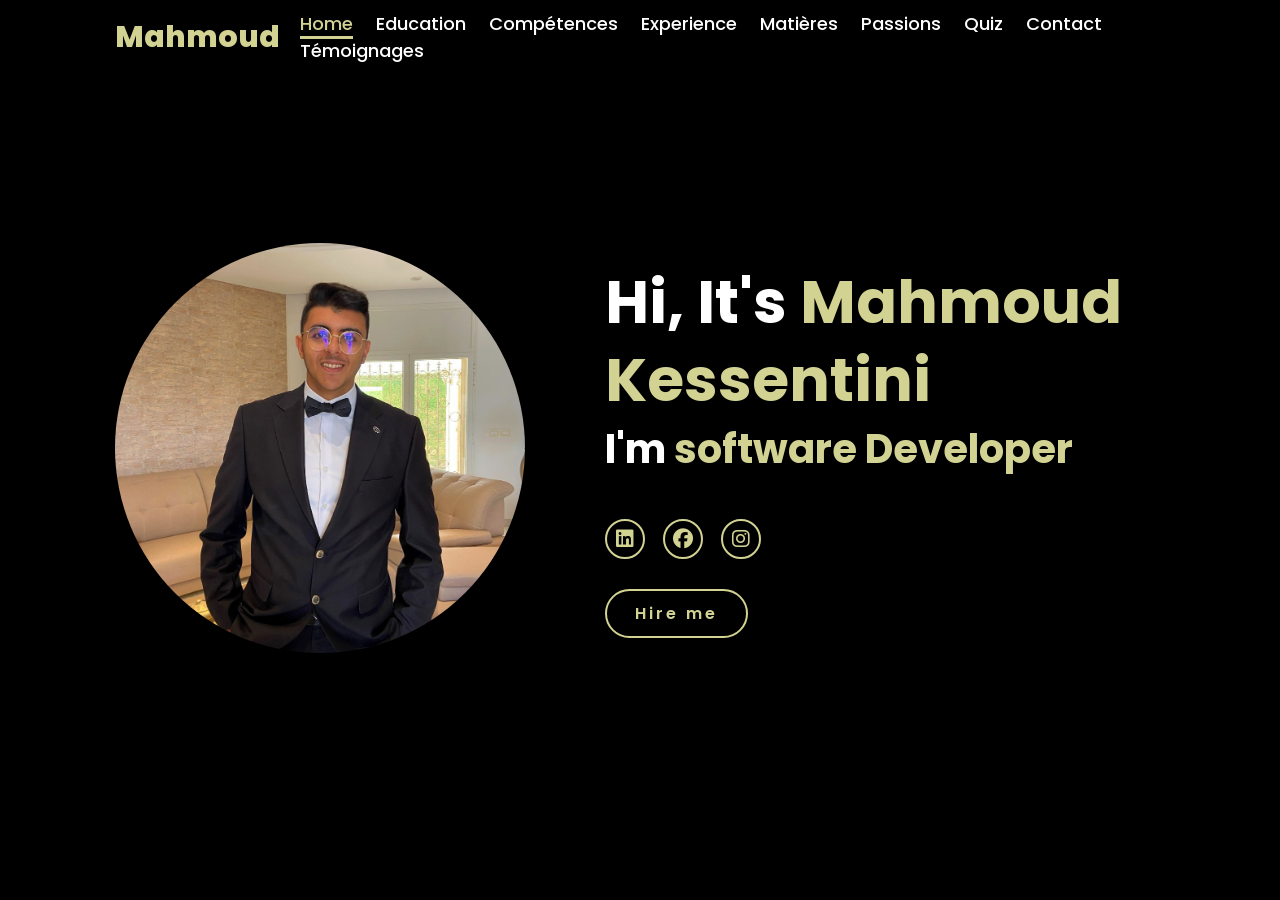
<file: index.html>
<!DOCTYPE html>
<html lang="en">
    
<head>
    <meta charset="UTF-8">
    <meta name="viewport" content="width=device-width, initial-scale=1.0">
    <link rel="stylesheet" href="https://cdnjs.cloudflare.com/ajax/libs/font-awesome/6.5.2/css/all.min.css">
    <link rel="stylesheet" href="css/style.css">
    <title>Portfolio Website</title>
</head>
<body>
    <header>
        <a href="#" class="logo">Mahmoud</a>
        <nav>
            <a href="#home" class="active"> Home</a>
            <a href="pages html/education.html" >Education</a>
            <a href="pages html/skills.html" >Compétences</a>
            <a href="pages html/experience.html" >Experience</a>
            <a href="pages html/matière.html">Matières</a>
            <a href="pages html/passion.html">Passions</a>
            <a href="pages html/Quiz.html">Quiz</a>
            <a href="pages html/contact.html" >Contact</a>
            <a href="pages html/temoignages.html">Témoignages</a>
        </nav>
    </header>
    <section id="home" class="home">
        <div class="home-img">
            <img src="images/me2.jpg" alt="">
        </div>
        <div class="home-content">
            <h1>Hi, It's <span>Mahmoud Kessentini</span></h1>
            <h3 class="typing-text">I'm  <span></span></h3>
            <div class="social-icons">
                <a href="https://www.linkedin.com/in/mkessentini/" target="_blank"><i class="fa-brands fa-linkedin"></i></a>
                <a href="https://www.facebook.com/mahmoud.kessentini.2025/" target="_blank"><i class="fa-brands fa-facebook"></i></a>
                <a href="https://www.instagram.com/mahmoud_kessentini/" target="_blank"><i class="fa-brands fa-instagram"></i></a>
            </div>
            <a href="contact.html" class="btn">Hire me</a>
        </div>
    </section>

</body>
</html>
</file>
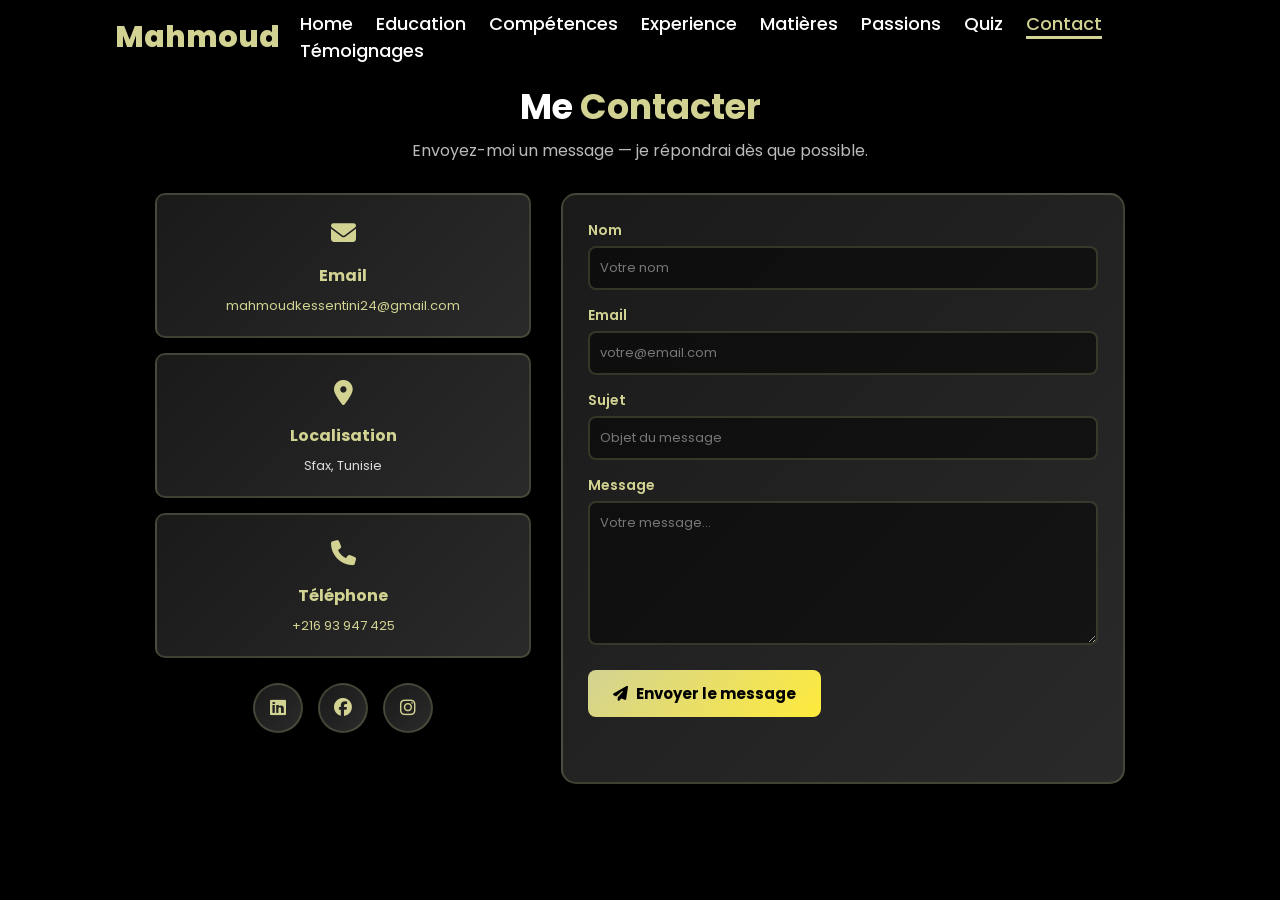
<file: pages html/contact.html>
<!DOCTYPE html>
<html lang="fr">
<head>
  <meta charset="utf-8" />
  <meta name="viewport" content="width=device-width,initial-scale=1" />
  <link rel="stylesheet" href="https://cdnjs.cloudflare.com/ajax/libs/font-awesome/6.5.2/css/all.min.css">
  <link rel="stylesheet" href="../css/contact.css">
  <title>Contact - Mahmoud</title>
</head>
<body>
  <header>
    <a href="../index.html" class="logo">Mahmoud</a>
    <nav>
      <a href="../index.html">Home</a>
      <a href="education.html">Education</a>
      <a href="skills.html">Compétences</a>
      <a href="experience.html">Experience</a>
      <a href="matière.html">Matières</a>
      <a href="passion.html">Passions</a>
      <a href="Quiz.html">Quiz</a>
      <a href="contact.html" class="active">Contact</a>
      <a href="temoignages.html">Témoignages</a>
    </nav>
  </header>

  <main class="contact-container">
    <section class="contact-hero">
      <h1>Me <span>Contacter</span></h1>
      <p>Envoyez-moi un message — je répondrai dès que possible.</p>
    </section>

    <div class="contact-wrapper">
      <div class="contact-info">
        <div class="info-card">
          <div class="info-icon">
            <i class="fas fa-envelope"></i>
          </div>
          <h3>Email</h3>
          <p><a href="https://mail.google.com/mail/u/0/#inbox?compose=DmwnWsTNHwFcFZzPZnNCZWzpcXFSNwZHXKKlCBPDSQHBLGPpWqGQqFpMsvnrzMkMtctdjbxPqwtb" target="_blank">mahmoudkessentini24@gmail.com</a></p>
        </div>

        <div class="info-card">
          <div class="info-icon">
            <i class="fas fa-map-marker-alt"></i>
          </div>
          <h3>Localisation</h3>
          <p>Sfax, Tunisie</p>
        </div>

        <div class="info-card">
          <div class="info-icon">
            <i class="fas fa-phone"></i>
          </div>
          <h3>Téléphone</h3>
          <p><a href="tel:+21693947425">+216 93 947 425</a></p>
        </div>

        <div class="social-links">
          <a href="https://www.linkedin.com/in/mkessentini/" title="LinkedIn" target="_blank"><i class="fab fa-linkedin"></i></a>
          <a href="https://www.facebook.com/mahmoud.kessentini.2025/" title="facebook" target="_blank"><i class="fab fa-facebook"></i></a>
          <a href="https://www.instagram.com/mahmoud_kessentini/" title="Instagram" target="_blank"><i class="fab fa-instagram"></i></a>
        </div>
      </div>

      <form id="contactForm" class="contact-form">
        <div class="form-group">
          <label for="name">Nom</label>
          <input type="text" id="name" name="name" required minlength="2" placeholder="Votre nom"/>
        </div>

        <div class="form-group">
          <label for="email">Email</label>
          <input type="email" id="email" name="email" required placeholder="votre@email.com"/>
        </div>

        <div class="form-group">
          <label for="subject">Sujet</label>
          <input type="text" id="subject" name="subject" required placeholder="Objet du message"/>
        </div>

        <div class="form-group">
          <label for="message">Message</label>
          <textarea id="message" name="message" rows="6" required minlength="5" placeholder="Votre message..."></textarea>
        </div>

       <a href="mailto:mahmoudkessentini24@gmail.com"> <button type="submit" class="btn-submit">
          <i class="fas fa-paper-plane"></i> Envoyer le message
        </button></a>
        <div id="status" class="form-status" role="status" aria-live="polite"></div>
      </form>
    </div>
  </main>

  <script>
    const form = document.getElementById('contactForm');
    const status = document.getElementById('status');

    form.addEventListener('submit', async (e) => {
      e.preventDefault();
      status.textContent = 'Envoi en cours...';
      status.className = 'form-status loading';

      const data = Object.fromEntries(new FormData(form).entries());

      try {
        const res = await fetch('/api/contact', {
          method: 'POST',
          headers: { 'Content-Type': 'application/json' },
          body: JSON.stringify(data)
        });

        const json = await res.json();
        if (res.ok) {
          status.textContent = '✅ Message envoyé avec succès !';
          status.className = 'form-status success';
          form.reset();
          setTimeout(() => { status.textContent = ''; }, 3000);
        } else {
          status.textContent = '❌ ' + (json?.error || 'Erreur lors de l\'envoi');
          status.className = 'form-status error';
        }
      } catch (err) {
        status.textContent = '❌ Erreur réseau — impossible d\'envoyer';
        status.className = 'form-status error';
      }
    });
  </script>
</body>
</html>
</file>
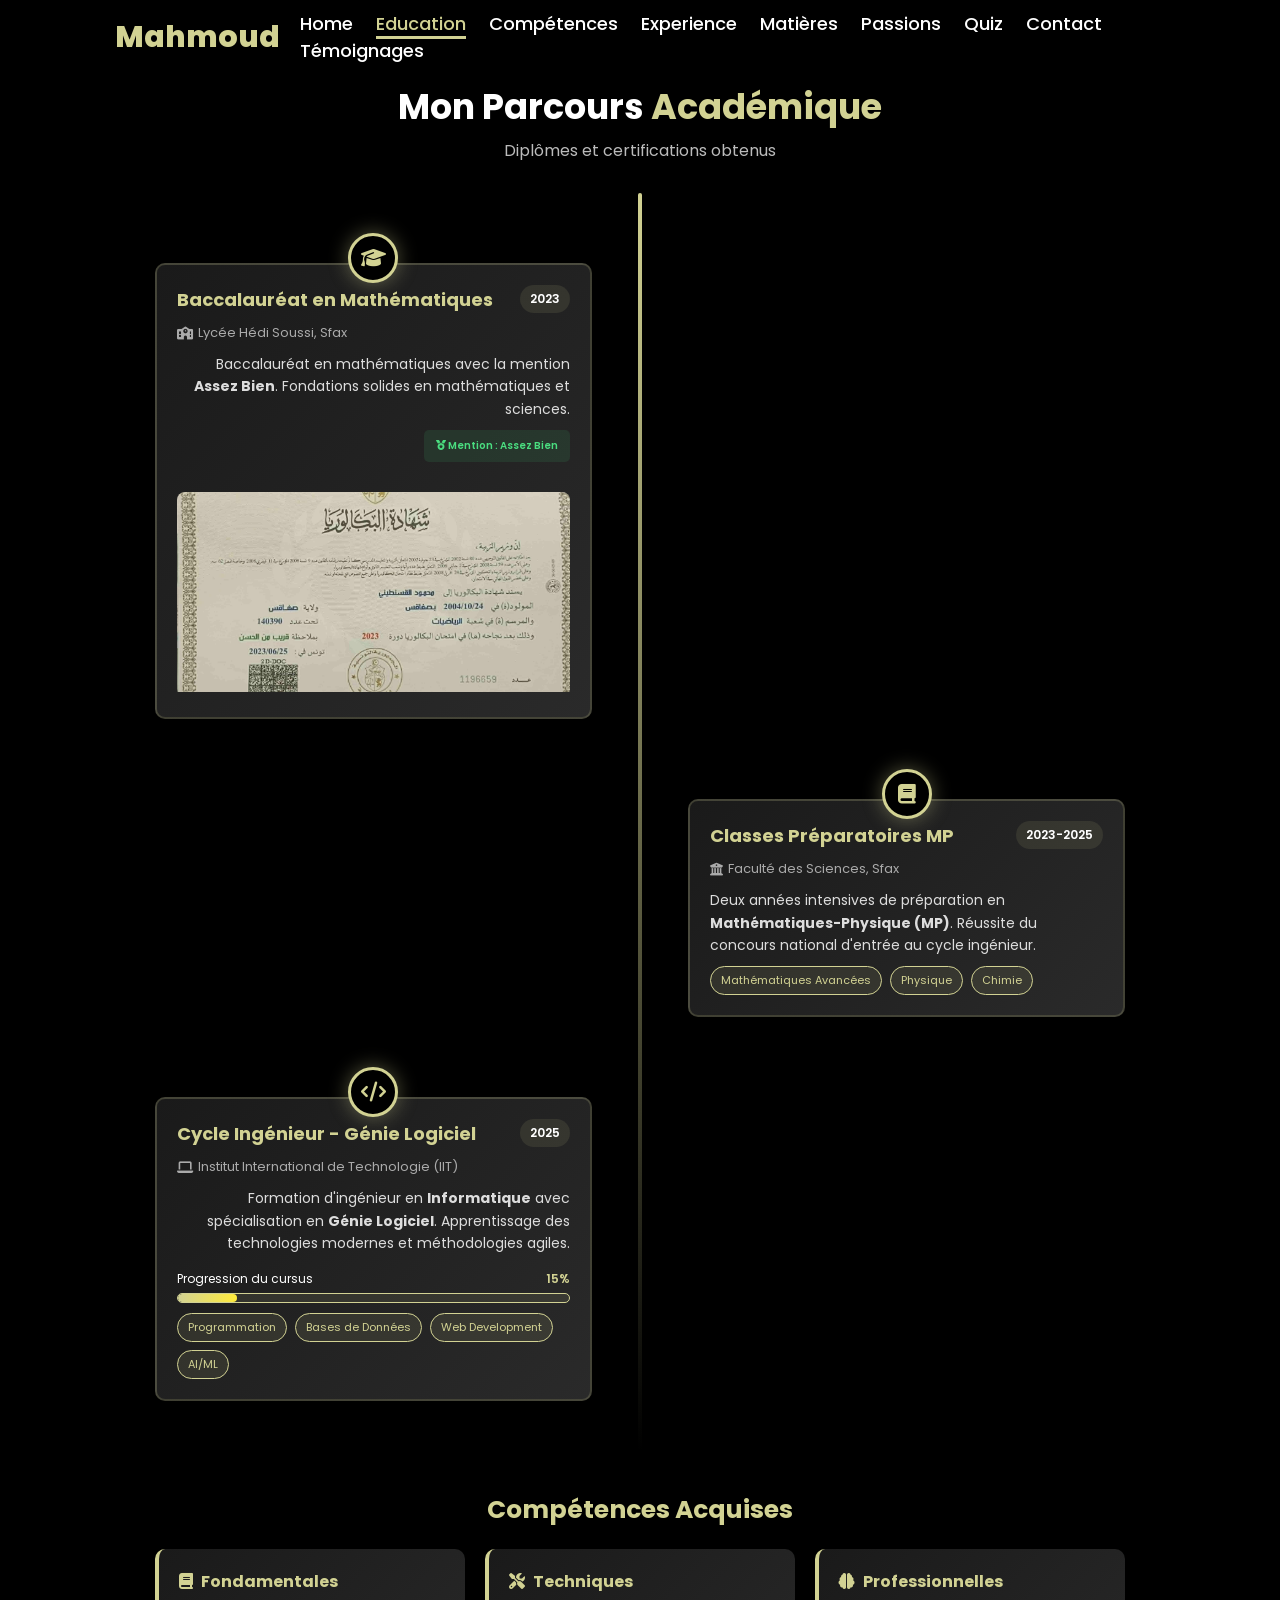
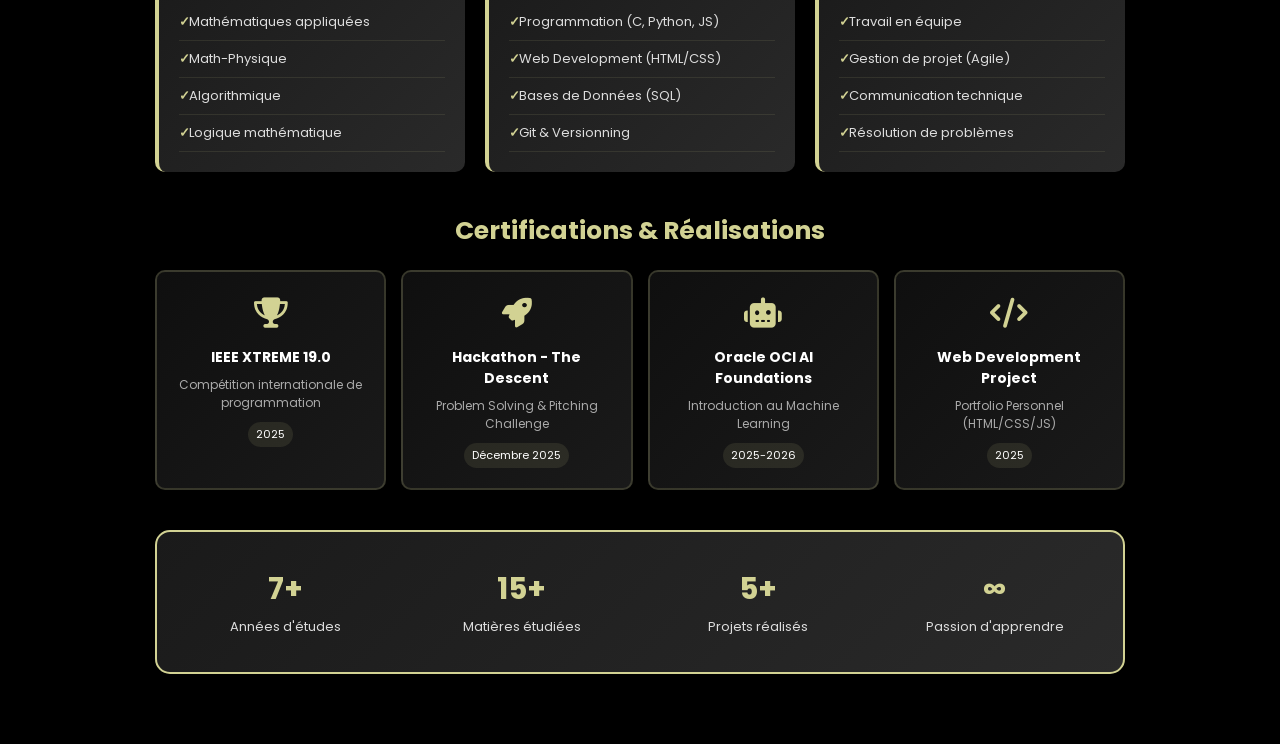
<file: pages html/education.html>
<!DOCTYPE html>
<html lang="fr">
<head>
    <meta charset="UTF-8">
    <meta name="viewport" content="width=device-width, initial-scale=1.0">
    <link rel="stylesheet" href="https://cdnjs.cloudflare.com/ajax/libs/font-awesome/6.5.2/css/all.min.css">
    <link rel="stylesheet" href="../css/education.css">
    <title>Parcours Académique - Mahmoud</title>
</head>
<body>
    <header>
        <a href="../index.html" class="logo">Mahmoud</a>
        <nav>
            <a href="../index.html">Home</a>
            <a href="education.html" class="active">Education</a>
            <a href="skills.html">Compétences</a>
            <a href="experience.html">Experience</a>
            <a href="matière.html">Matières</a>
            <a href="passion.html">Passions</a>
            <a href="Quiz.html">Quiz</a>
            <a href="contact.html">Contact</a>
            <a href="temoignages.html">Témoignages</a>
        </nav>
    </header>

    <main class="academic-container">
        <section class="hero">
            <h1>Mon Parcours <span>Académique</span></h1>
            <p>Diplômes et certifications obtenus</p>
        </section>
        <section class="academic-timeline">
            <div class="timeline-line"></div>
            <div class="timeline-card left-card">
                <div class="timeline-dot">
                    <i class="fas fa-graduation-cap"></i>
                </div>
                <div class="card-content">
                    <div class="card-header">
                        <h3>Baccalauréat en Mathématiques</h3>
                        <span class="year">2023</span>
                    </div>
                    <p class="institution">
                        <i class="fas fa-school"></i> Lycée Hédi Soussi, Sfax
                    </p>
                    <p class="description">
                        Baccalauréat en mathématiques avec la mention <strong>Assez Bien</strong>. Fondations solides en mathématiques et sciences.
                    </p>
                    <div class="diploma-badge">
                        <i class="fas fa-medal"></i> Mention : Assez Bien
                    </div>
                    <div class="diploma-image">
                        <img src="../images/bac.jpg" alt="Diplôme Baccalauréat">
                    </div>
                </div>
            </div>

           
            <div class="timeline-card right-card">
                <div class="timeline-dot">
                    <i class="fas fa-book"></i>
                </div>
                <div class="card-content">
                    <div class="card-header">
                        <h3>Classes Préparatoires MP</h3>
                        <span class="year">2023-2025</span>
                    </div>
                    <p class="institution">
                        <i class="fas fa-university"></i> Faculté des Sciences, Sfax
                    </p>
                    <p class="description">
                        Deux années intensives de préparation en <strong>Mathématiques-Physique (MP)</strong>. Réussite du concours national d'entrée au cycle ingénieur.
                    </p>
                    <div class="subjects">
                        <span class="subject-tag">Mathématiques Avancées</span>
                        <span class="subject-tag">Physique</span>
                        <span class="subject-tag">Chimie</span>
                    </div>
                </div>
            </div>

           
            <div class="timeline-card left-card">
                <div class="timeline-dot active">
                    <i class="fas fa-code"></i>
                </div>
                <div class="card-content">
                    <div class="card-header">
                        <h3>Cycle Ingénieur - Génie Logiciel</h3>
                        <span class="year">2025</span>
                    </div>
                    <p class="institution">
                        <i class="fas fa-laptop"></i> Institut International de Technologie (IIT)
                    </p>
                    <p class="description">
                        Formation d'ingénieur en <strong>Informatique</strong> avec spécialisation en <strong>Génie Logiciel</strong>. Apprentissage des technologies modernes et méthodologies agiles.
                    </p>
                    <div class="progress-container">
                        <div class="progress-label">
                            <span>Progression du cursus</span>
                            <span class="progress-percent">15%</span>
                        </div>
                        <div class="progress-bar">
                            <div class="progress-fill" style="width: 15%;"></div>
                        </div>
                    </div>
                    <div class="subjects">
                        <span class="subject-tag">Programmation</span>
                        <span class="subject-tag">Bases de Données</span>
                        <span class="subject-tag">Web Development</span>
                        <span class="subject-tag">AI/ML</span>
                    </div>
                </div>
            </div>
        </section>

       
        <section class="skills-by-level">
            <h2>Compétences Acquises</h2>
            <div class="skills-grid">
                <div class="skill-level-card">
                    <h4><i class="fas fa-book"></i> Fondamentales</h4>
                    <ul>
                        <li>Mathématiques appliquées</li>
                        <li>Math-Physique</li>
                        <li>Algorithmique</li>
                        <li>Logique mathématique</li>
                    </ul>
                </div>

                <div class="skill-level-card">
                    <h4><i class="fas fa-tools"></i> Techniques</h4>
                    <ul>
                        <li>Programmation (C, Python, JS)</li>
                        <li>Web Development (HTML/CSS)</li>
                        <li>Bases de Données (SQL)</li>
                        <li>Git & Versionning</li>
                    </ul>
                </div>

                <div class="skill-level-card">
                    <h4><i class="fas fa-brain"></i> Professionnelles</h4>
                    <ul>
                        <li>Travail en équipe</li>
                        <li>Gestion de projet (Agile)</li>
                        <li>Communication technique</li>
                        <li>Résolution de problèmes</li>
                    </ul>
                </div>
            </div>
        </section>

      
        <section class="certifications">
            <h2>Certifications & Réalisations</h2>
            <div class="certifications-grid">
                <div class="cert-card">
                    <div class="cert-icon">
                        <i class="fas fa-trophy"></i>
                    </div>
                    <h4>IEEE XTREME 19.0</h4>
                    <p>Compétition internationale de programmation</p>
                    <span class="cert-date">2025</span>
                </div>

                <div class="cert-card">
                    <div class="cert-icon">
                        <i class="fas fa-rocket"></i>
                    </div>
                    <h4>Hackathon - The Descent</h4>
                    <p>Problem Solving & Pitching Challenge</p>
                    <span class="cert-date">Décembre 2025</span>
                </div>

                <div class="cert-card">
                    <div class="cert-icon">
                        <i class="fas fa-robot"></i>
                    </div>
                    <h4>Oracle OCI AI Foundations</h4>
                    <p>Introduction au Machine Learning</p>
                    <span class="cert-date">2025-2026</span>
                </div>

                <div class="cert-card">
                    <div class="cert-icon">
                        <i class="fas fa-code"></i>
                    </div>
                    <h4>Web Development Project</h4>
                    <p>Portfolio Personnel (HTML/CSS/JS)</p>
                    <span class="cert-date">2025</span>
                </div>
            </div>
        </section>

       
        <section class="academic-stats">
            <div class="stat-box">
                <div class="stat-number">7+</div>
                <p>Années d'études</p>
            </div>
            <div class="stat-box">
                <div class="stat-number">15+</div>
                <p>Matières étudiées</p>
            </div>
            <div class="stat-box">
                <div class="stat-number">5+</div>
                <p>Projets réalisés</p>
            </div>
            <div class="stat-box">
                <div class="stat-number">∞</div>
                <p>Passion d'apprendre</p>
            </div>
        </section>
    </main>


    <div id="modal" class="modal">
        <span class="modal-close">&times;</span>
        <img class="modal-content" id="modalImg" alt="">
    </div>

    <script>
        
        const modal = document.getElementById('modal');
        const modalImg = document.getElementById('modalImg');
        const closeBtn = document.querySelector('.modal-close');

        document.querySelectorAll('.diploma-image img').forEach(img => {
            img.addEventListener('click', function() {
                modal.style.display = 'block';
                modalImg.src = this.src;
            });
        });

        closeBtn.addEventListener('click', () => {
            modal.style.display = 'none';
        });

        modal.addEventListener('click', (e) => {
            if (e.target === modal) modal.style.display = 'none';
        });

        const observer = new IntersectionObserver((entries) => {
            entries.forEach(entry => {
                if (entry.isIntersecting) {
                    entry.target.classList.add('in-view');
                }
            });
        }, { threshold: 0.15 });

        document.querySelectorAll('.timeline-card, .cert-card, .skill-level-card').forEach(el => {
            observer.observe(el);
        });
    </script>
</body>
</html>
</file>
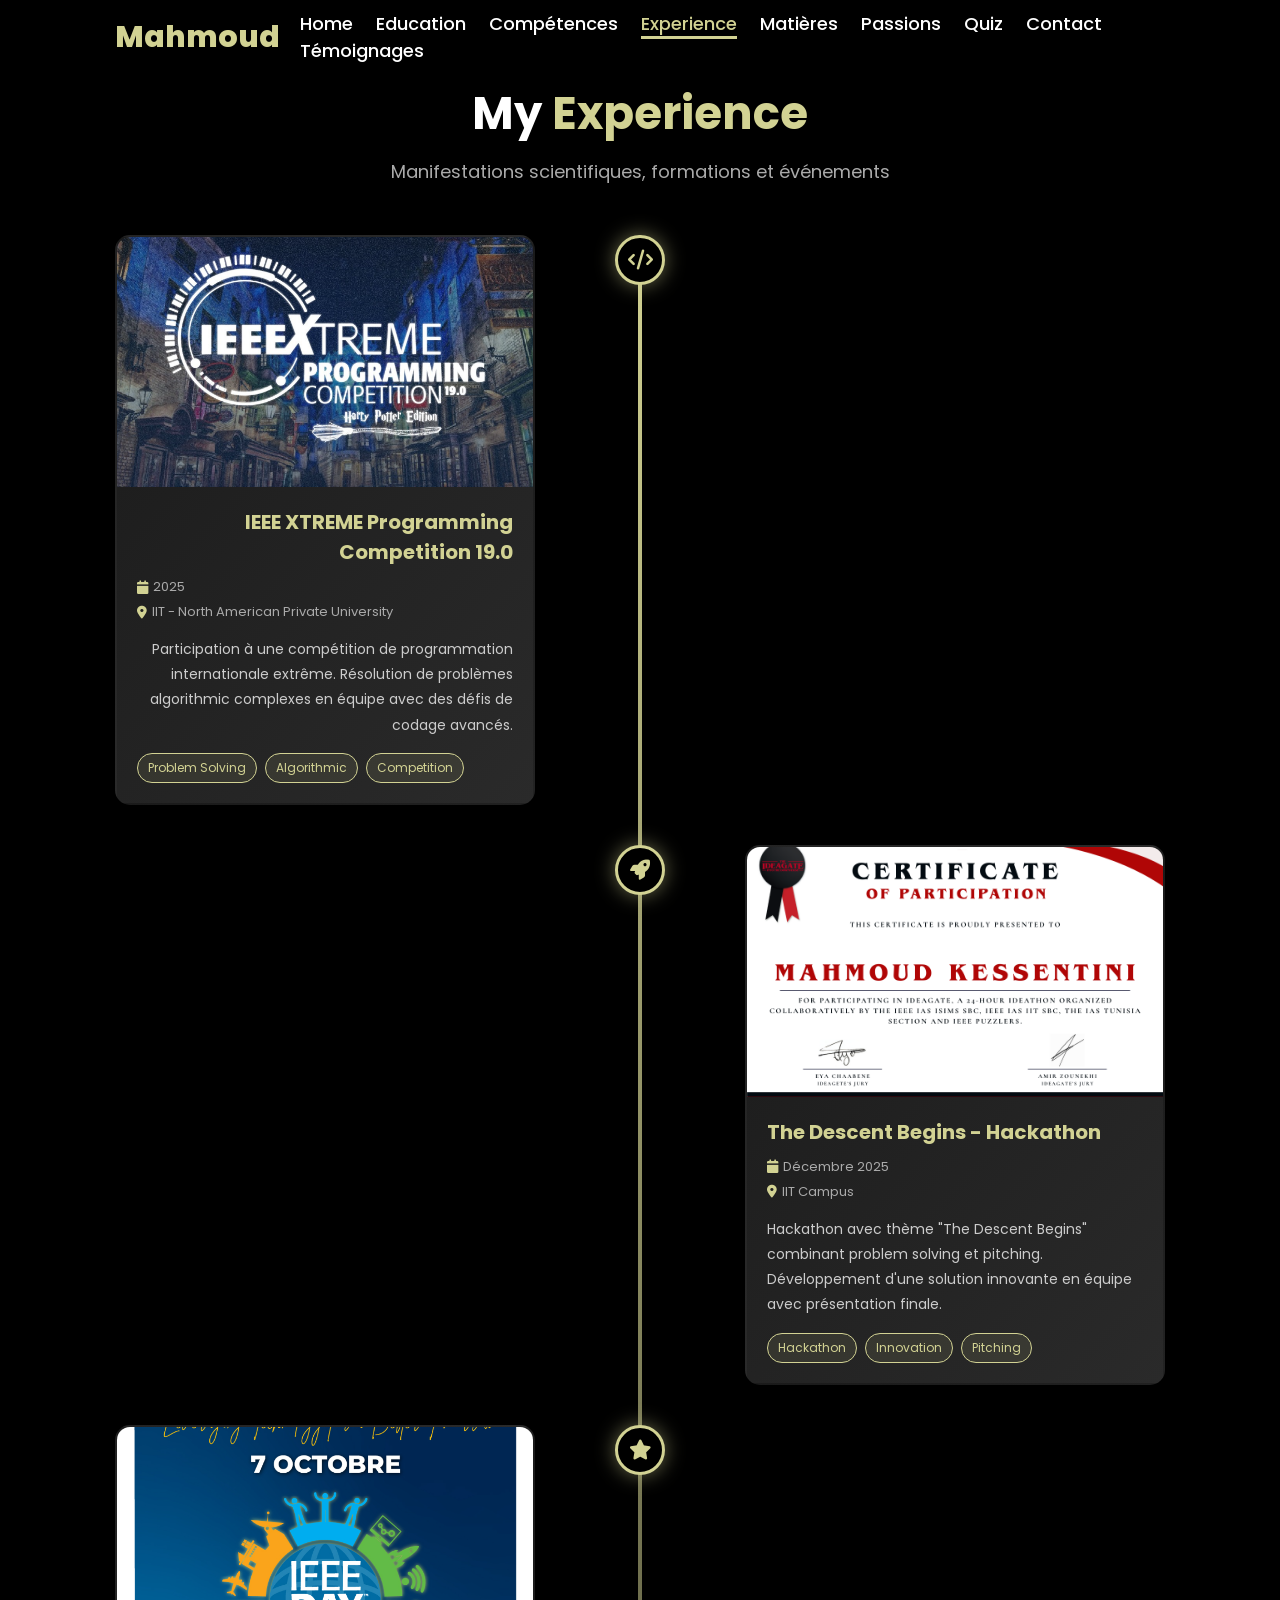
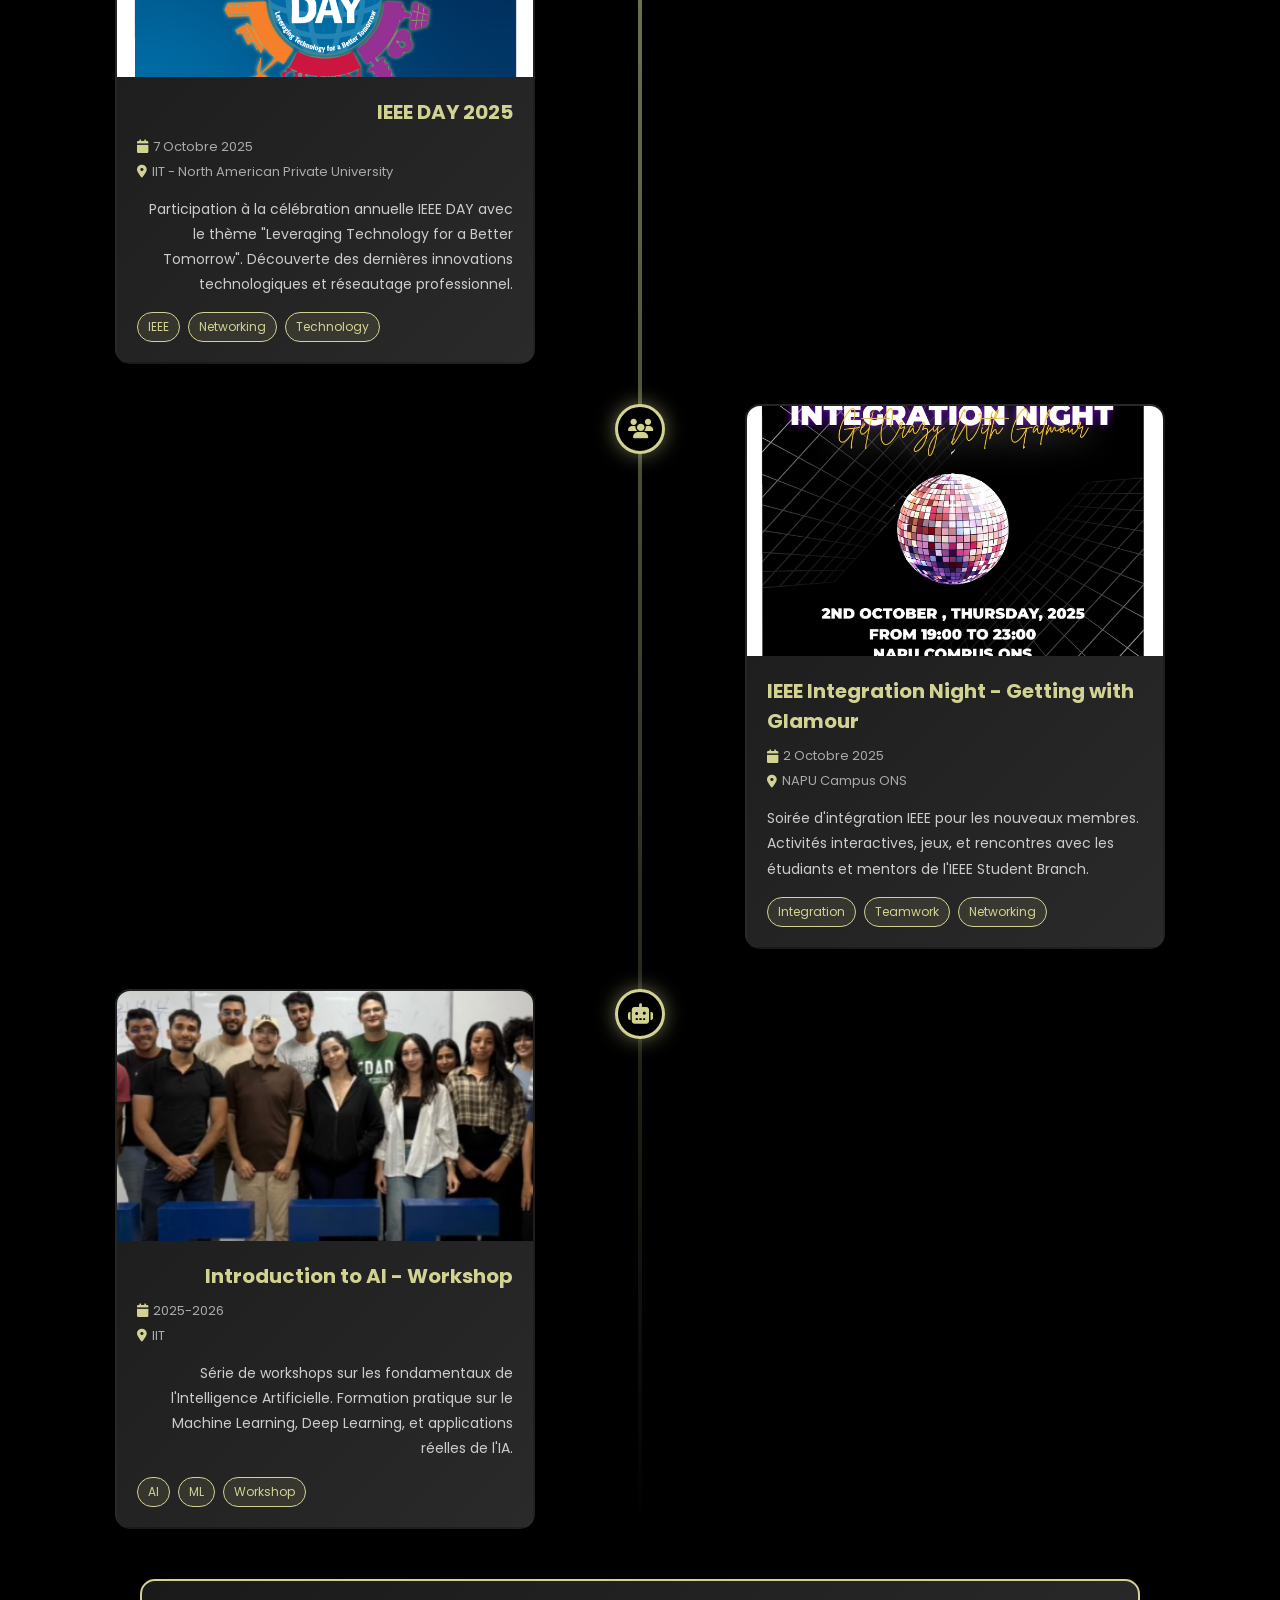
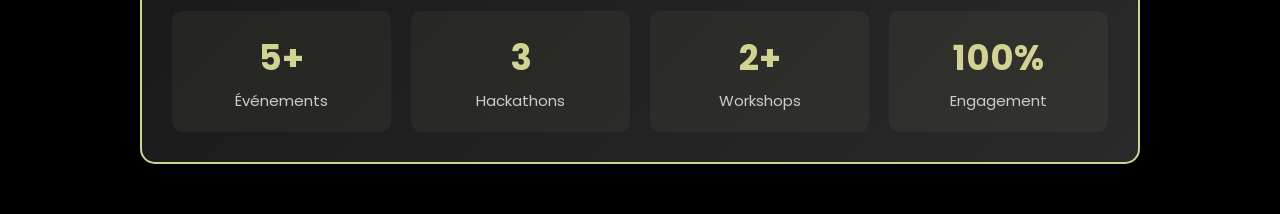
<file: pages html/experience.html>
<!DOCTYPE html>
<html lang="en">
    
<head>
    <meta charset="UTF-8">
    <meta name="viewport" content="width=device-width, initial-scale=1.0">
    <link rel="stylesheet" href="https://cdnjs.cloudflare.com/ajax/libs/font-awesome/6.5.2/css/all.min.css">
    <link rel="stylesheet" href="../css/experience.css">
    <title>Experience - Portfolio Website</title>
</head>
<body>
    <header>
        <a href="../index.html" class="logo">Mahmoud</a>
    <nav>
      <a href="../index.html">Home</a>
            <a href="education.html">Education</a>
            <a href="skills.html">Compétences</a>
            <a href="experience.html" class="active">Experience</a>
            <a href="matière.html">Matières</a>
            <a href="passion.html">Passions</a>
            <a href="Quiz.html">Quiz</a>
            <a href="contact.html">Contact</a>
            <a href="temoignages.html">Témoignages</a>
        </nav>
    </header>

    <section class="experience">
        <div class="experience-header">
            <h1 class="section-title">My <span>Experience</span></h1>
            <p class="section-subtitle">Manifestations scientifiques, formations et événements</p>
        </div>
        <div class="timeline">
            <div class="timeline-item">
                <div class="timeline-marker">
                    <i class="fas fa-code"></i>
                </div>
                <div class="timeline-content left">
                    <div class="event-card">
                        <div class="event-image">
                            <img src="../images/XTREME.png" alt="IEEE XTREME Programming Competition">
                        </div>
                        <div class="event-details">
                            <h3>IEEE XTREME Programming Competition 19.0</h3>
                            <p class="event-date"><i class="fas fa-calendar"></i> 2025</p>
                            <p class="event-location"><i class="fas fa-map-marker-alt"></i> IIT - North American Private University</p>
                            <p class="event-description">Participation à une compétition de programmation internationale extrême. Résolution de problèmes algorithmic complexes en équipe avec des défis de codage avancés.</p>
                            <div class="event-tags">
                                <span class="tag">Problem Solving</span>
                                <span class="tag">Algorithmic</span>
                                <span class="tag">Competition</span>
                            </div>
                        </div>
                    </div>
                </div>
            </div>
            <div class="timeline-item">
                <div class="timeline-marker">
                    <i class="fas fa-rocket"></i>
                </div>
                <div class="timeline-content right">
                    <div class="event-card">
                        <div class="event-image">
                            <img src="../images/challenger certif13.png" alt="The Descent Begins Hackathon">
                        </div>
                        <div class="event-details">
                            <h3>The Descent Begins - Hackathon</h3>
                            <p class="event-date"><i class="fas fa-calendar"></i> Décembre 2025</p>
                            <p class="event-location"><i class="fas fa-map-marker-alt"></i> IIT Campus</p>
                            <p class="event-description">Hackathon avec thème "The Descent Begins" combinant problem solving et pitching. Développement d'une solution innovante en équipe avec présentation finale.</p>
                            <div class="event-tags">
                                <span class="tag">Hackathon</span>
                                <span class="tag">Innovation</span>
                                <span class="tag">Pitching</span>
                            </div>
                        </div>
                    </div>
                </div>
            </div>
            <div class="timeline-item">
                <div class="timeline-marker">
                    <i class="fas fa-star"></i>
                </div>
                <div class="timeline-content left">
                    <div class="event-card">
                        <div class="event-image">
                            <img src="../images/IEEE day.png" alt="IEEE DAY 2025">
                        </div>
                        <div class="event-details">
                            <h3>IEEE DAY 2025</h3>
                            <p class="event-date"><i class="fas fa-calendar"></i> 7 Octobre 2025</p>
                            <p class="event-location"><i class="fas fa-map-marker-alt"></i> IIT - North American Private University</p>
                            <p class="event-description">Participation à la célébration annuelle IEEE DAY avec le thème "Leveraging Technology for a Better Tomorrow". Découverte des dernières innovations technologiques et réseautage professionnel.</p>
                            <div class="event-tags">
                                <span class="tag">IEEE</span>
                                <span class="tag">Networking</span>
                                <span class="tag">Technology</span>
                            </div>
                        </div>
                    </div>
                </div>
            </div>
            <div class="timeline-item">
                <div class="timeline-marker">
                    <i class="fas fa-users"></i>
                </div>
                <div class="timeline-content right">
                    <div class="event-card">
                        <div class="event-image">
                            <img src="../images/integration.png" alt="IEEE Integration Night">
                        </div>
                        <div class="event-details">
                            <h3>IEEE Integration Night - Getting with Glamour</h3>
                            <p class="event-date"><i class="fas fa-calendar"></i> 2 Octobre 2025</p>
                            <p class="event-location"><i class="fas fa-map-marker-alt"></i> NAPU Campus ONS</p>
                            <p class="event-description">Soirée d'intégration IEEE pour les nouveaux membres. Activités interactives, jeux, et rencontres avec les étudiants et mentors de l'IEEE Student Branch.</p>
                            <div class="event-tags">
                                <span class="tag">Integration</span>
                                <span class="tag">Teamwork</span>
                                <span class="tag">Networking</span>
                            </div>
                        </div>
                    </div>
                </div>
            </div>
            <div class="timeline-item">
                <div class="timeline-marker">
                    <i class="fas fa-robot"></i>
                </div>
                <div class="timeline-content left">
                    <div class="event-card">
                        <div class="event-image">
                            <img src="../images/workshop ai.png" alt="Introduction to AI Workshop">
                        </div>
                        <div class="event-details">
                            <h3>Introduction to AI - Workshop</h3>
                            <p class="event-date"><i class="fas fa-calendar"></i> 2025-2026</p>
                            <p class="event-location"><i class="fas fa-map-marker-alt"></i> IIT</p>
                            <p class="event-description">Série de workshops sur les fondamentaux de l'Intelligence Artificielle. Formation pratique sur le Machine Learning, Deep Learning, et applications réelles de l'IA.</p>
                            <div class="event-tags">
                                <span class="tag">AI</span>
                                <span class="tag">ML</span>
                                <span class="tag">Workshop</span>
                            </div>
                        </div>
                    </div>
                </div>
            </div>
        </div>
        <div class="experience-stats">
            <div class="stat-card">
                <div class="stat-number">5+</div>
                <p>Événements</p>
            </div>
            <div class="stat-card">
                <div class="stat-number">3</div>
                <p>Hackathons</p>
            </div>
            <div class="stat-card">
                <div class="stat-number">2+</div>
                <p>Workshops</p>
            </div>
            <div class="stat-card">
                <div class="stat-number">100%</div>
                <p>Engagement</p>
            </div>
        </div>
    </section>

</body>
</html>
</file>
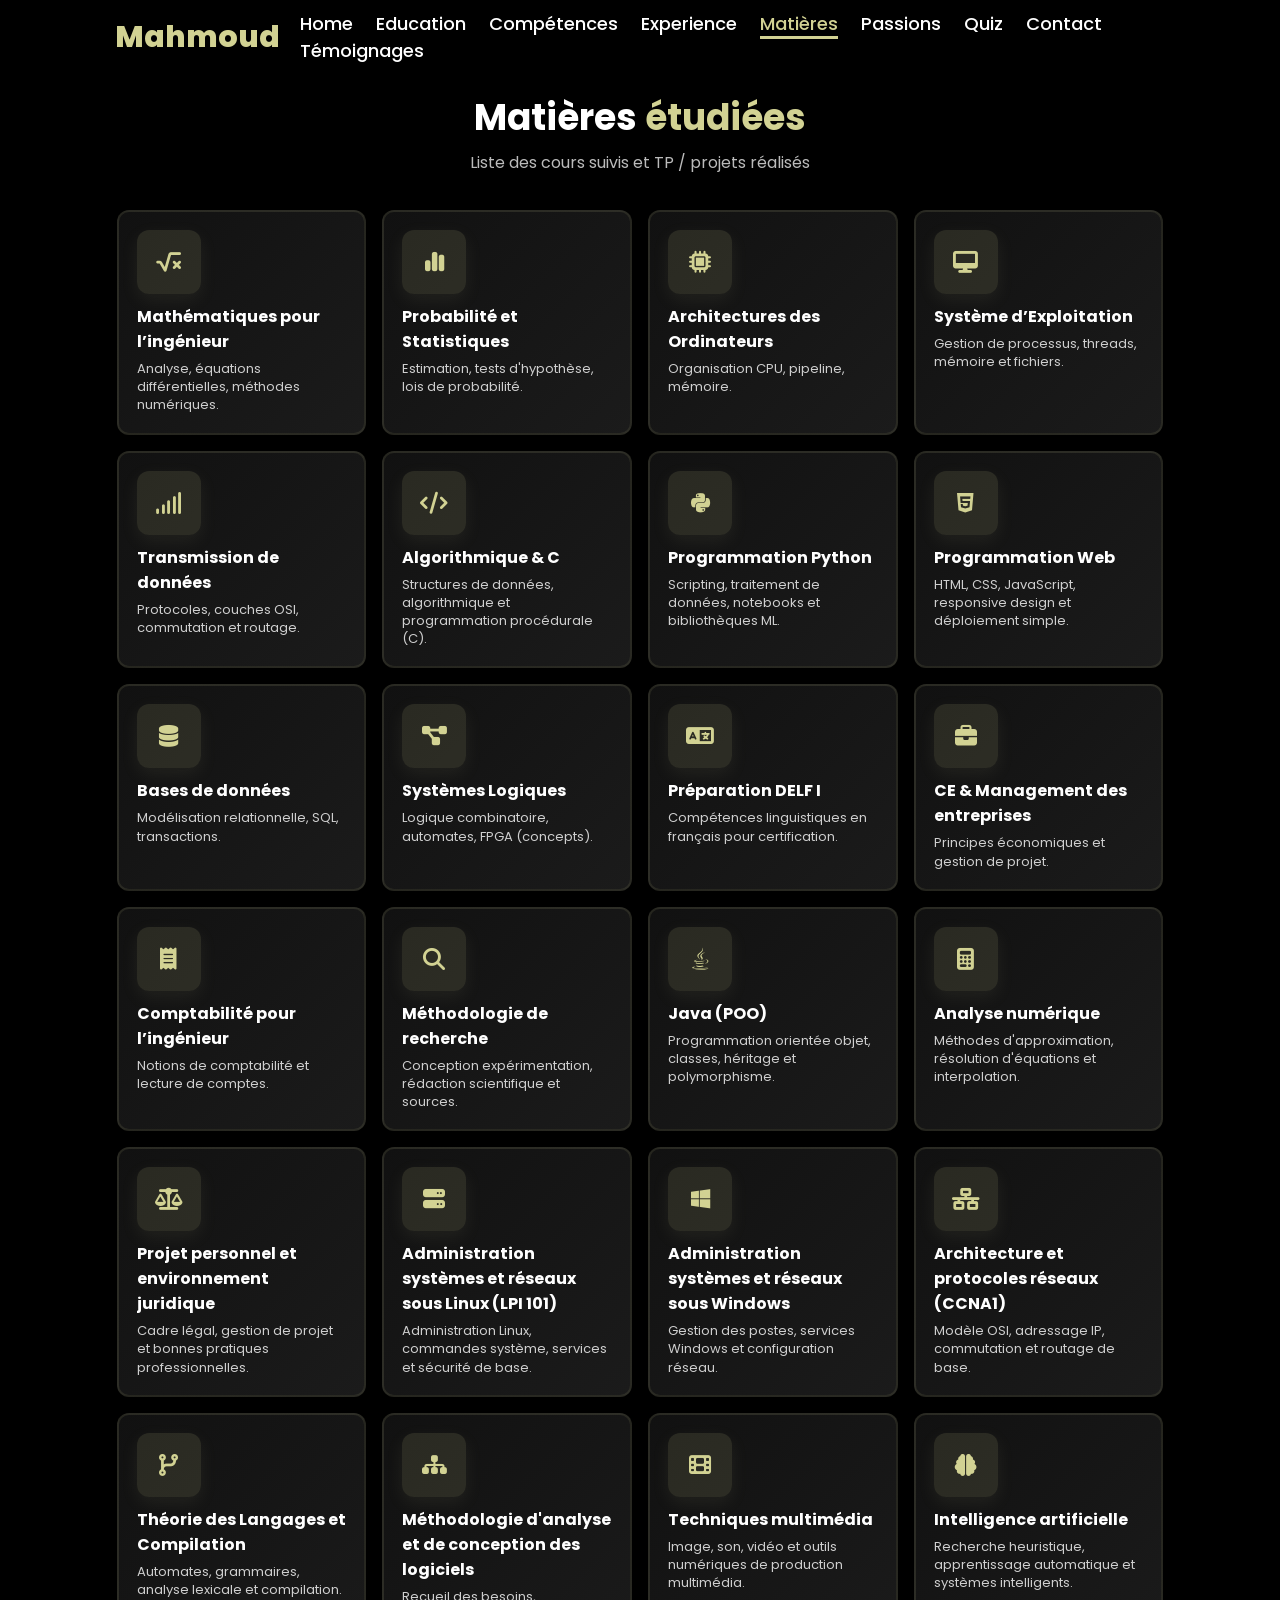
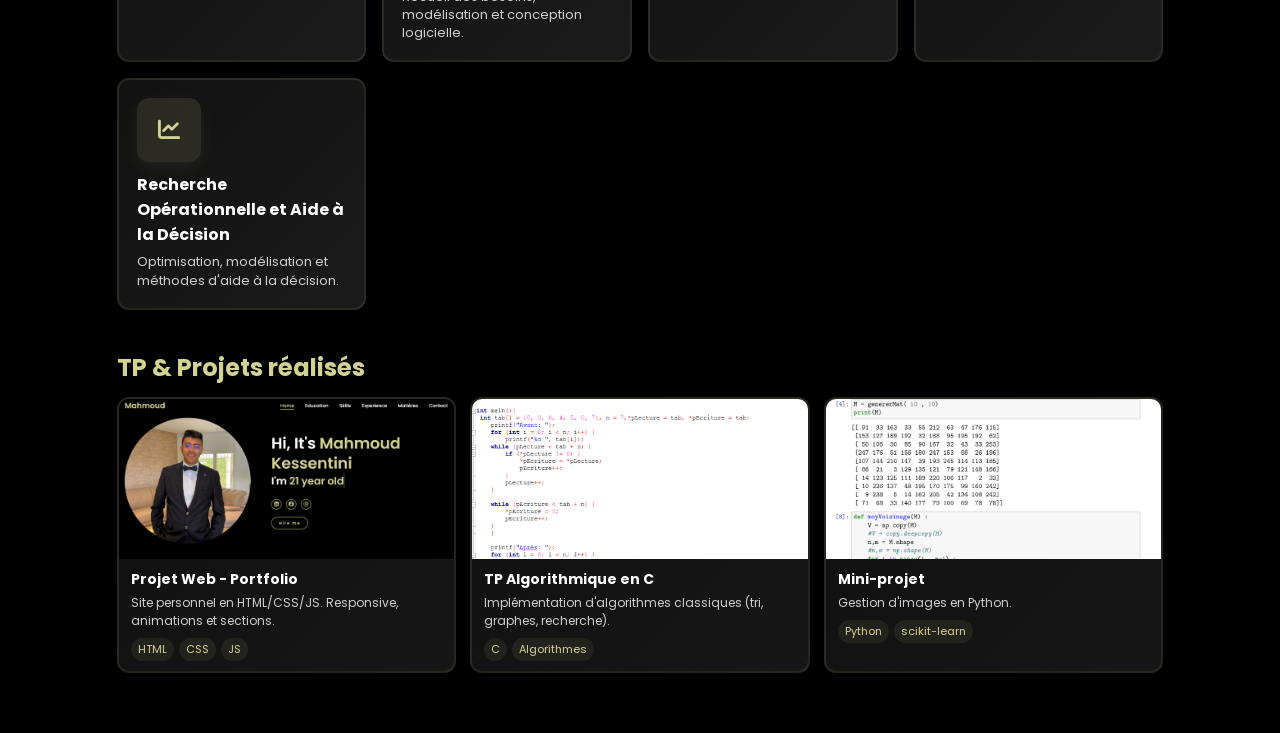
<file: pages html/matière.html>
<!DOCTYPE html>
<html lang="fr">
<head>
    <meta charset="utf-8" />
    <meta name="viewport" content="width=device-width,initial-scale=1" />
    <link rel="stylesheet" href="https://cdnjs.cloudflare.com/ajax/libs/font-awesome/6.5.2/css/all.min.css">
    <link rel="stylesheet" href="../css/matière.css">
    <title>Matières & Projets - Portfolio</title>
</head>
<body>
    <header>
        <a href="../index.html" class="logo">Mahmoud</a>
    <nav>
      <a href="../index.html">Home</a>
            <a href="education.html">Education</a>
            <a href="skills.html">Compétences</a>
            <a href="experience.html">Experience</a>
            <a href="matière.html" class="active">Matières</a>
            <a href="passion.html">Passions</a>
            <a href="Quiz.html">Quiz</a>
            <a href="contact.html">Contact</a>
            <a href="temoignages.html">Témoignages</a>
        </nav>
    </header>

    <main class="container">
        <section class="courses-hero">
            <h1>Matières <span> étudiées </span></h1>
            <p>Liste des cours suivis et TP / projets réalisés</p>
        </section>

        <section class="courses-grid">
            <article class="course-card">
                <div class="course-icon"><i class="fas fa-square-root-alt"></i></div>
                <h3>Mathématiques pour l’ingénieur</h3>
                <p>Analyse, équations différentielles, méthodes numériques.</p>
            </article>

            <article class="course-card">
                <div class="course-icon"><i class="fas fa-chart-simple"></i></div>
                <h3>Probabilité et Statistiques</h3>
                <p>Estimation, tests d'hypothèse, lois de probabilité.</p>
            </article>

            <article class="course-card">
                <div class="course-icon"><i class="fas fa-microchip"></i></div>
                <h3>Architectures des Ordinateurs</h3>
                <p>Organisation CPU, pipeline, mémoire.</p>
            </article>

            <article class="course-card">
                <div class="course-icon"><i class="fas fa-desktop"></i></div>
                <h3>Système d’Exploitation</h3>
                <p>Gestion de processus, threads, mémoire et fichiers.</p>
            </article>

            <article class="course-card">
                <div class="course-icon"><i class="fas fa-signal"></i></div>
                <h3>Transmission de données</h3>
                <p>Protocoles, couches OSI, commutation et routage.</p>
            </article>

            <article class="course-card">
                <div class="course-icon"><i class="fas fa-code"></i></div>
                <h3>Algorithmique & C</h3>
                <p>Structures de données, algorithmique et programmation procédurale (C).</p>
            </article>

            <article class="course-card">
                <div class="course-icon"><i class="fab fa-python"></i></div>
                <h3>Programmation Python</h3>
                <p>Scripting, traitement de données, notebooks et bibliothèques ML.</p>
            </article>

            <article class="course-card">
                <div class="course-icon"><i class="fab fa-html5"></i></div>
                <h3>Programmation Web</h3>
                <p>HTML, CSS, JavaScript, responsive design et déploiement simple.</p>
            </article>

            <article class="course-card">
                <div class="course-icon"><i class="fas fa-database"></i></div>
                <h3>Bases de données</h3>
                <p>Modélisation relationnelle, SQL, transactions.</p>
            </article>

            <article class="course-card">
                <div class="course-icon"><i class="fas fa-project-diagram"></i></div>
                <h3>Systèmes Logiques</h3>
                <p>Logique combinatoire, automates, FPGA (concepts).</p>
            </article>

            <article class="course-card">
                <div class="course-icon"><i class="fas fa-language"></i></div>
                <h3>Préparation DELF I</h3>
                <p>Compétences linguistiques en français pour certification.</p>
            </article>

            <article class="course-card">
                <div class="course-icon"><i class="fas fa-briefcase"></i></div>
                <h3>CE & Management des entreprises</h3>
                <p>Principes économiques et gestion de projet.</p>
            </article>

            <article class="course-card">
                <div class="course-icon"><i class="fas fa-receipt"></i></div>
                <h3>Comptabilité pour l’ingénieur</h3>
                <p>Notions de comptabilité et lecture de comptes.</p>
            </article>

            <article class="course-card">
                <div class="course-icon"><i class="fas fa-search"></i></div>
                <h3>Méthodologie de recherche</h3>
                <p>Conception expérimentation, rédaction scientifique et sources.</p>
            </article>

            <article class="course-card">
                <div class="course-icon"><i class="fab fa-java"></i></div>
                <h3>Java (POO)</h3>
                <p>Programmation orientée objet, classes, héritage et polymorphisme.</p>
            </article>

            <article class="course-card">
                <div class="course-icon"><i class="fas fa-calculator"></i></div>
                <h3>Analyse numérique</h3>
                <p>Méthodes d'approximation, résolution d'équations et interpolation.</p>
            </article>

            <article class="course-card">
                <div class="course-icon"><i class="fas fa-scale-balanced"></i></div>
                <h3>Projet personnel et environnement juridique</h3>
                <p>Cadre légal, gestion de projet et bonnes pratiques professionnelles.</p>
            </article>

            <article class="course-card">
                <div class="course-icon"><i class="fas fa-server"></i></div>
                <h3>Administration systèmes et réseaux sous Linux (LPI 101)</h3>
                <p>Administration Linux, commandes système, services et sécurité de base.</p>
            </article>

            <article class="course-card">
                <div class="course-icon"><i class="fab fa-windows"></i></div>
                <h3>Administration systèmes et réseaux sous Windows</h3>
                <p>Gestion des postes, services Windows et configuration réseau.</p>
            </article>

            <article class="course-card">
                <div class="course-icon"><i class="fas fa-network-wired"></i></div>
                <h3>Architecture et protocoles réseaux (CCNA1)</h3>
                <p>Modèle OSI, adressage IP, commutation et routage de base.</p>
            </article>

            <article class="course-card">
                <div class="course-icon"><i class="fas fa-code-branch"></i></div>
                <h3>Théorie des Langages et Compilation</h3>
                <p>Automates, grammaires, analyse lexicale et compilation.</p>
            </article>

            <article class="course-card">
                <div class="course-icon"><i class="fas fa-sitemap"></i></div>
                <h3>Méthodologie d'analyse et de conception des logiciels</h3>
                <p>Recueil des besoins, modélisation et conception logicielle.</p>
            </article>

            <article class="course-card">
                <div class="course-icon"><i class="fas fa-film"></i></div>
                <h3>Techniques multimédia</h3>
                <p>Image, son, vidéo et outils numériques de production multimédia.</p>
            </article>

            <article class="course-card">
                <div class="course-icon"><i class="fas fa-brain"></i></div>
                <h3>Intelligence artificielle</h3>
                <p>Recherche heuristique, apprentissage automatique et systèmes intelligents.</p>
            </article>

            <article class="course-card">
                <div class="course-icon"><i class="fas fa-chart-line"></i></div>
                <h3>Recherche Opérationnelle et Aide à la Décision</h3>
                <p>Optimisation, modélisation et méthodes d'aide à la décision.</p>
            </article>
        </section>

        <section class="projects">
            <h2>TP & Projets réalisés</h2>

            <div class="projects-grid">
                <div class="project-card">
                    <img src="../images/TPweb.png" alt="Site web projet">
                    <div class="project-info">
                        <h4>Projet Web - Portfolio</h4>
                        <p>Site personnel en HTML/CSS/JS. Responsive, animations et sections.</p>
                        <div class="project-tags"><span>HTML</span><span>CSS</span><span>JS</span></div>
                    </div>
                </div>

                <div class="project-card">
                    <img src="../images/TP C.png" alt="TP C algorithmique">
                    <div class="project-info">
                        <h4>TP Algorithmique en C</h4>
                        <p>Implémentation d'algorithmes classiques (tri, graphes, recherche).</p>
                        <div class="project-tags"><span>C</span><span>Algorithmes</span></div>
                    </div>
                </div>

                <div class="project-card">
                    <img src="../images/TP python.png" alt="Projet ">
                    <div class="project-info">
                        <h4>Mini-projet </h4>
                        <p>Gestion d'images en Python.</p>
                        <div class="project-tags"><span>Python</span><span>scikit-learn</span></div>
                    </div>
                </div>
            </div>
        </section>
    </main>
     <script>
        const obs = new IntersectionObserver((entries) => {
            entries.forEach(e => {
                if (e.isIntersecting) e.target.classList.add('in-view');
            });
        }, {threshold: 0.15});
        document.querySelectorAll('.course-card, .project-card').forEach(el => obs.observe(el));
    </script>
</body>
</html>
</file>
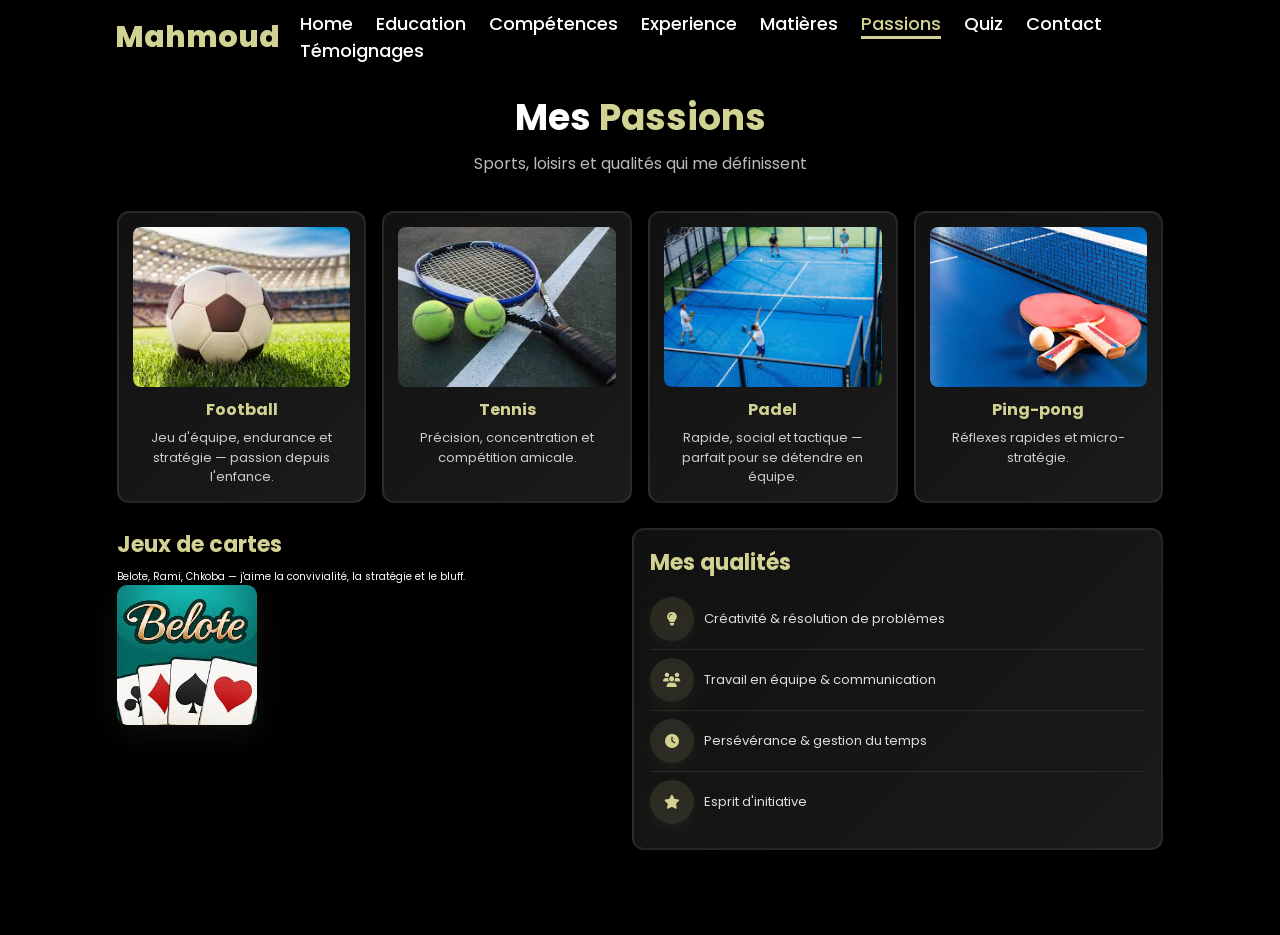
<file: pages html/passion.html>
<!DOCTYPE html>
<html lang="fr">
<head>
  <meta charset="utf-8" />
  <meta name="viewport" content="width=device-width,initial-scale=1" />
  <link rel="stylesheet" href="https://cdnjs.cloudflare.com/ajax/libs/font-awesome/6.5.2/css/all.min.css">
  <link rel="stylesheet" href="../css/passion.css">
  <title>Passions - Mahmoud</title>
</head>
<body>
  <header>
    <a href="../index.html" class="logo">Mahmoud</a>
    <nav>
      <a href="../index.html">Home</a>
      <a href="education.html">Education</a>
      <a href="skills.html">Compétences</a>
      <a href="experience.html">Experience</a>
      <a href="matière.html">Matières</a>
      <a href="passion.html" class="active">Passions</a>
      <a href="Quiz.html">Quiz</a>
      <a href="contact.html">Contact</a>
      <a href="temoignages.html">Témoignages</a>
    </nav>
  </header>

  <main class="passions-container">
    <section class="hero">
      <h1>Mes <span>Passions</span></h1>
      <p>Sports, loisirs et qualités qui me définissent</p>
    </section>

    <section class="sports-grid">
      <article class="sport-card" data-img="Football.jpg">
        <div class="sport-thumb"><img src="../images/Football.jpg" alt="Football"></div>
        <h3>Football</h3>
        <p>Jeu d'équipe, endurance et stratégie — passion depuis l'enfance.</p>
      </article>

      <article class="sport-card" data-img="Tennis.jpg">
        <div class="sport-thumb"><img src="../images/Tennis.jpg" alt="Tennis"></div>
        <h3>Tennis</h3>
        <p>Précision, concentration et compétition amicale.</p>
      </article>

      <article class="sport-card" data-img="Padel.jpg">
        <div class="sport-thumb"><img src="../images/Padel.jpg" alt="Padel"></div>
        <h3>Padel</h3>
        <p>Rapide, social et tactique — parfait pour se détendre en équipe.</p>
      </article>

      <article class="sport-card" data-img="Pingpong.jpg">
        <div class="sport-thumb"><img src="../images/Pingpong.jpg" alt="Ping-Pong"></div>
        <h3>Ping-pong</h3>
        <p>Réflexes rapides et micro-stratégie.</p>
      </article>
    </section>

    <section class="hobbies">
      <div class="hobby-left">
        <h2>Jeux de cartes</h2>
        <p>Belote, Rami, Chkoba — j'aime la convivialité, la stratégie et le bluff.</p>
        <div class="card-logos">
          <img src="../images/cards.jpg" alt="jeux de cartes">
        </div>
      </div>

      <div class="qualities">
        <h2>Mes qualités</h2>
        <ul>
          <li><span class="badge"><i class="fas fa-lightbulb"></i></span> Créativité & résolution de problèmes</li>
          <li><span class="badge"><i class="fas fa-users"></i></span> Travail en équipe & communication</li>
          <li><span class="badge"><i class="fas fa-clock"></i></span> Persévérance & gestion du temps</li>
          <li><span class="badge"><i class="fas fa-star"></i></span> Esprit d'initiative</li>
        </ul>
      </div>
    </section>


  </main>

  <div id="modal" class="modal">
    <span id="close" class="modal-close">&times;</span>
    <img class="modal-content" id="modal-img" alt="">
    <div id="caption" class="modal-caption"></div>
  </div>

  <script>
    const io = new IntersectionObserver((entries)=>{
      entries.forEach(e => { if(e.isIntersecting) e.target.classList.add('in-view'); });
    }, {threshold: 0.15});
    document.querySelectorAll('.sport-card, .qualities, .gallery-grid img').forEach(el => io.observe(el));
    const modal = document.getElementById('modal');
    const modalImg = document.getElementById('modal-img');
    const caption = document.getElementById('caption');
    const closeBtn = document.getElementById('close');

    document.querySelectorAll('.gallery-grid img, .sport-card').forEach(el=>{
      el.addEventListener('click', (e)=>{
        const src = el.tagName === 'IMG' ? el.src : el.dataset.img;
        modal.style.display = 'block';
        modalImg.src = src;
        caption.textContent = el.alt || '';
      });
    });

    closeBtn.onclick = ()=> modal.style.display='none';
    modal.onclick = (e)=> { if(e.target===modal) modal.style.display='none'; };
  </script>
</body>
</html>
</file>
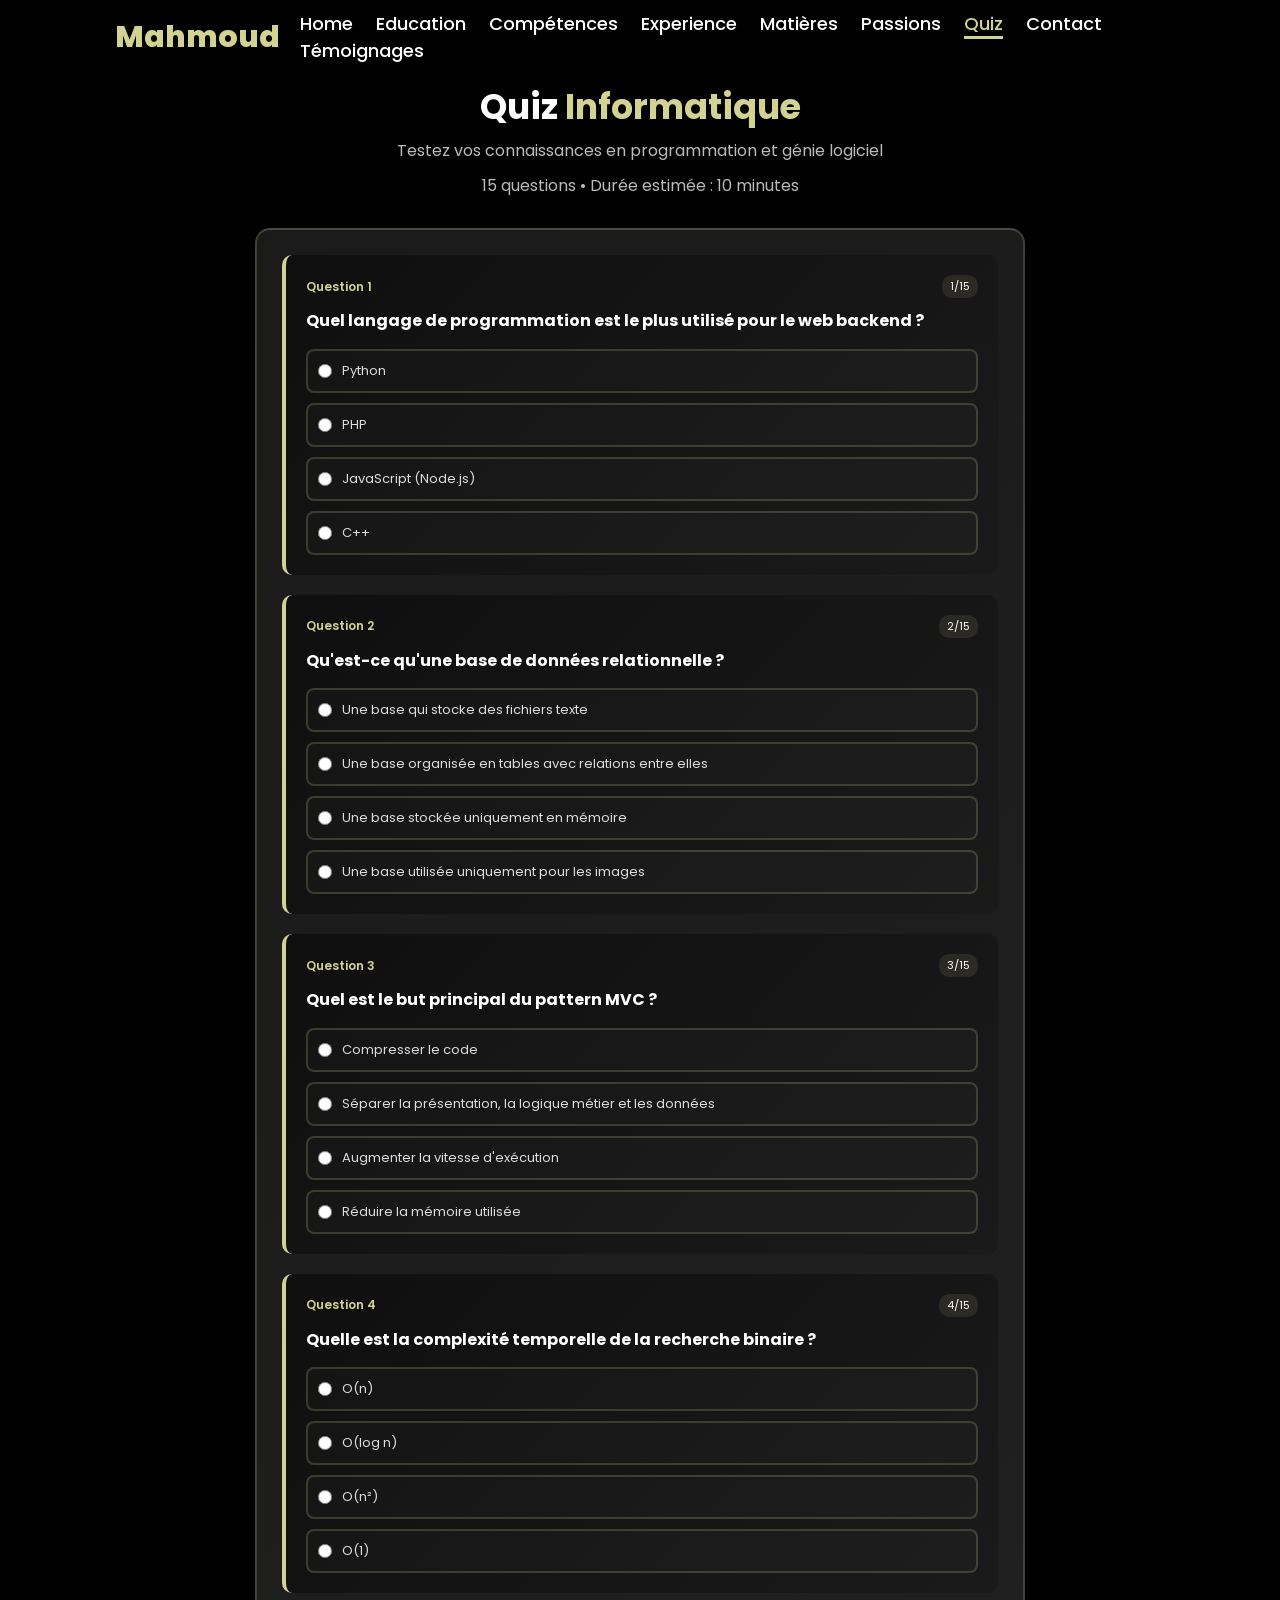
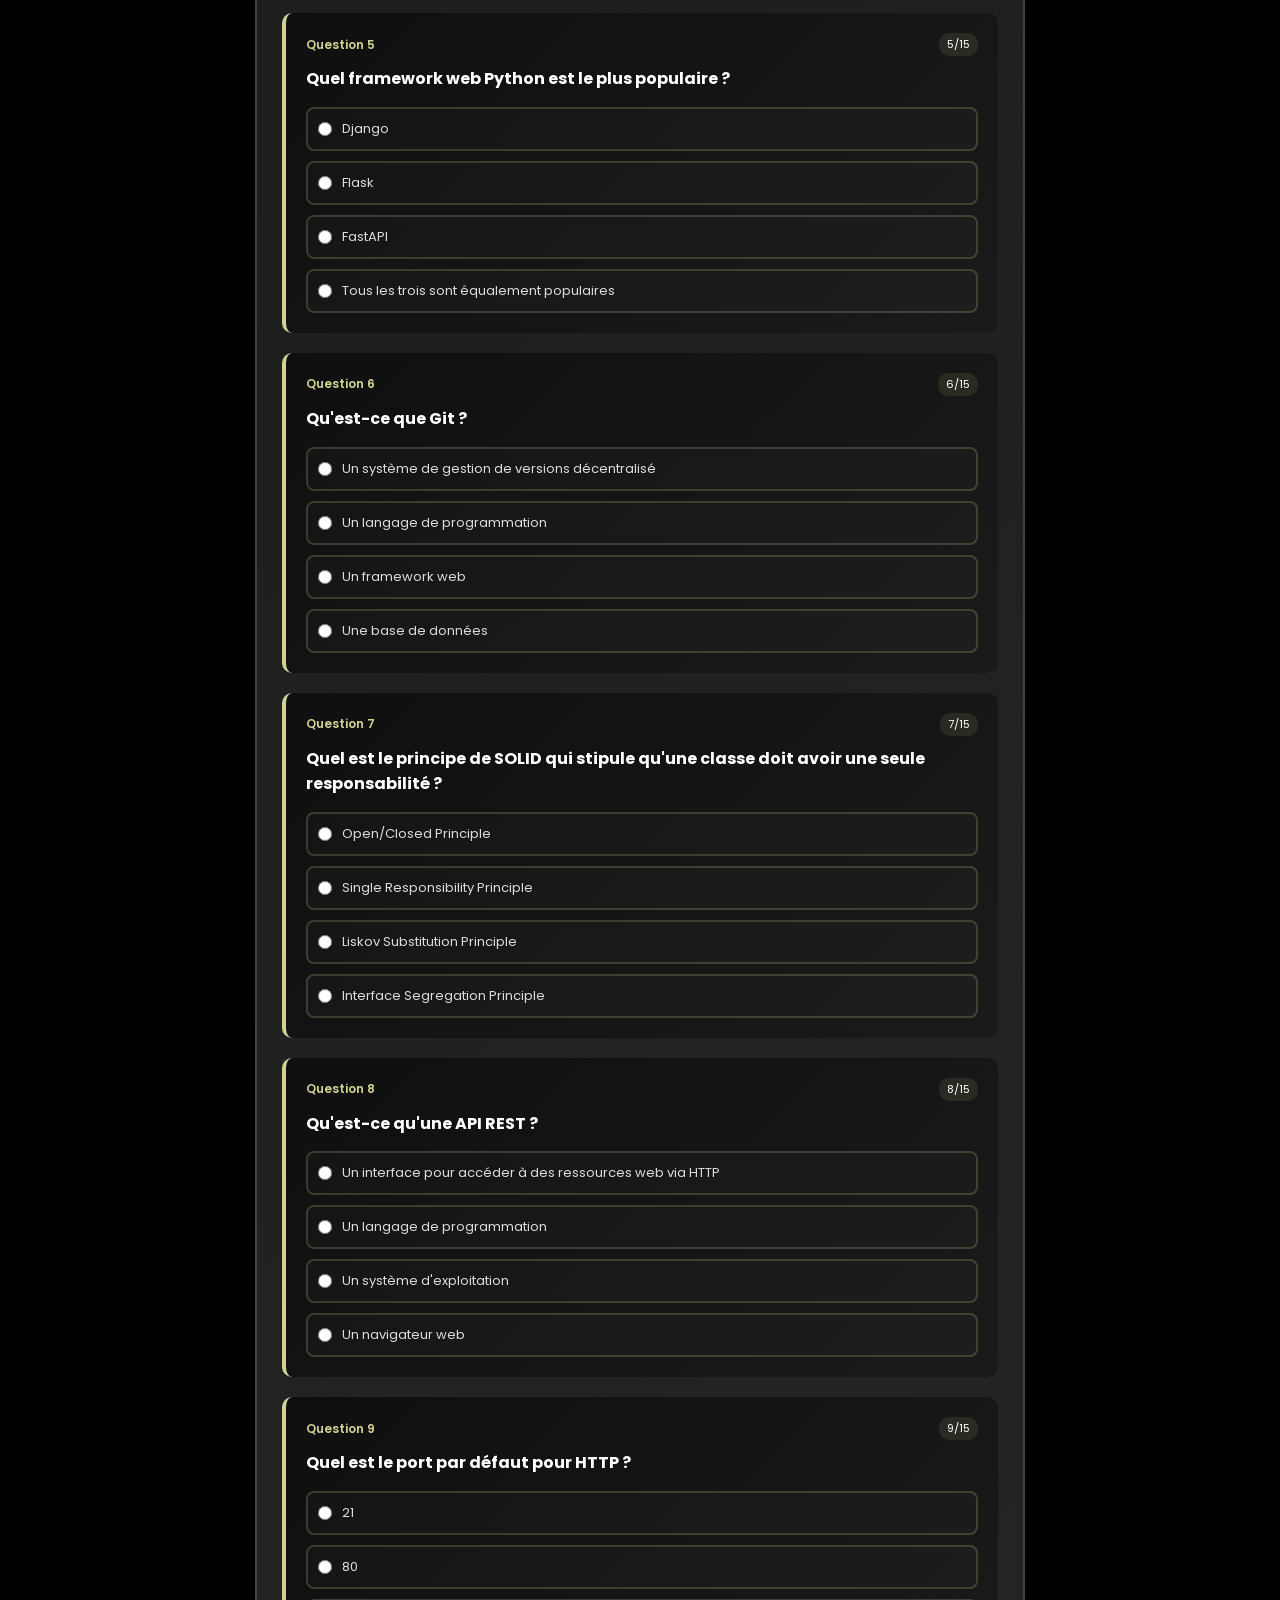
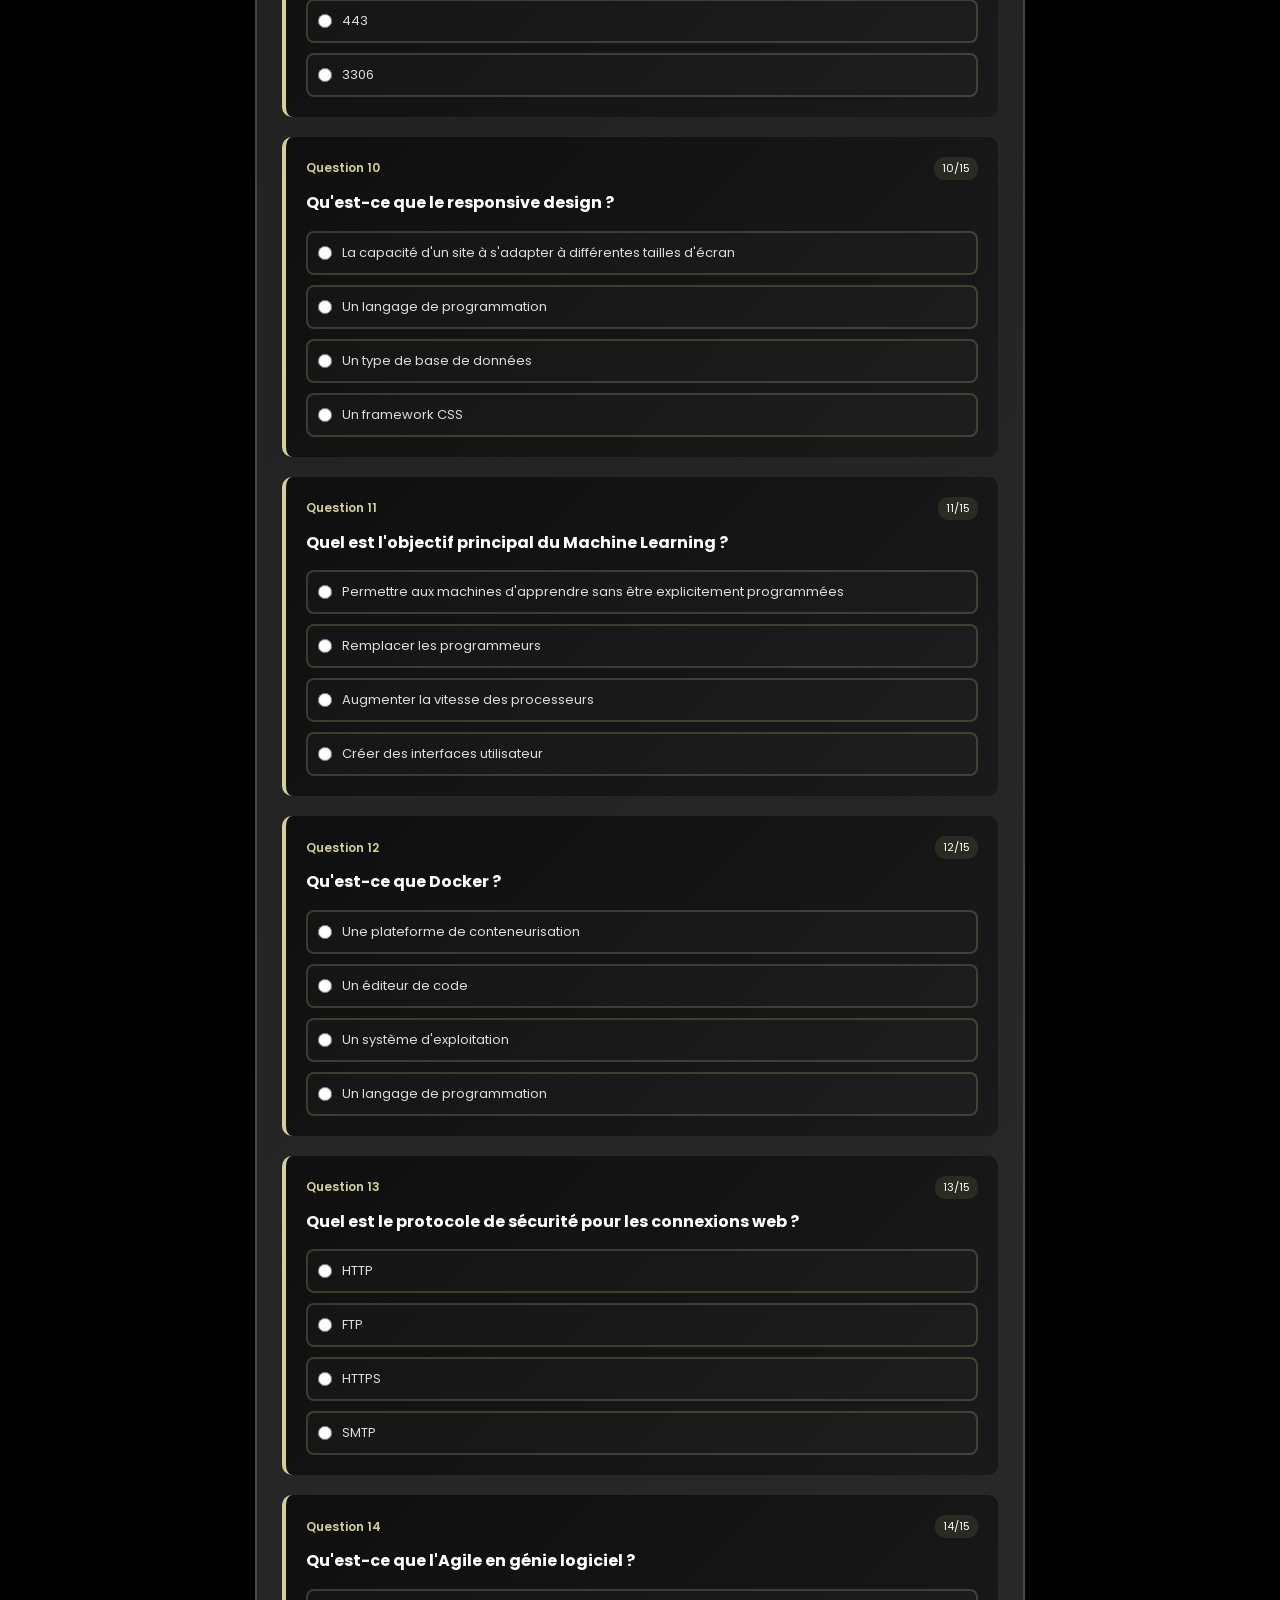
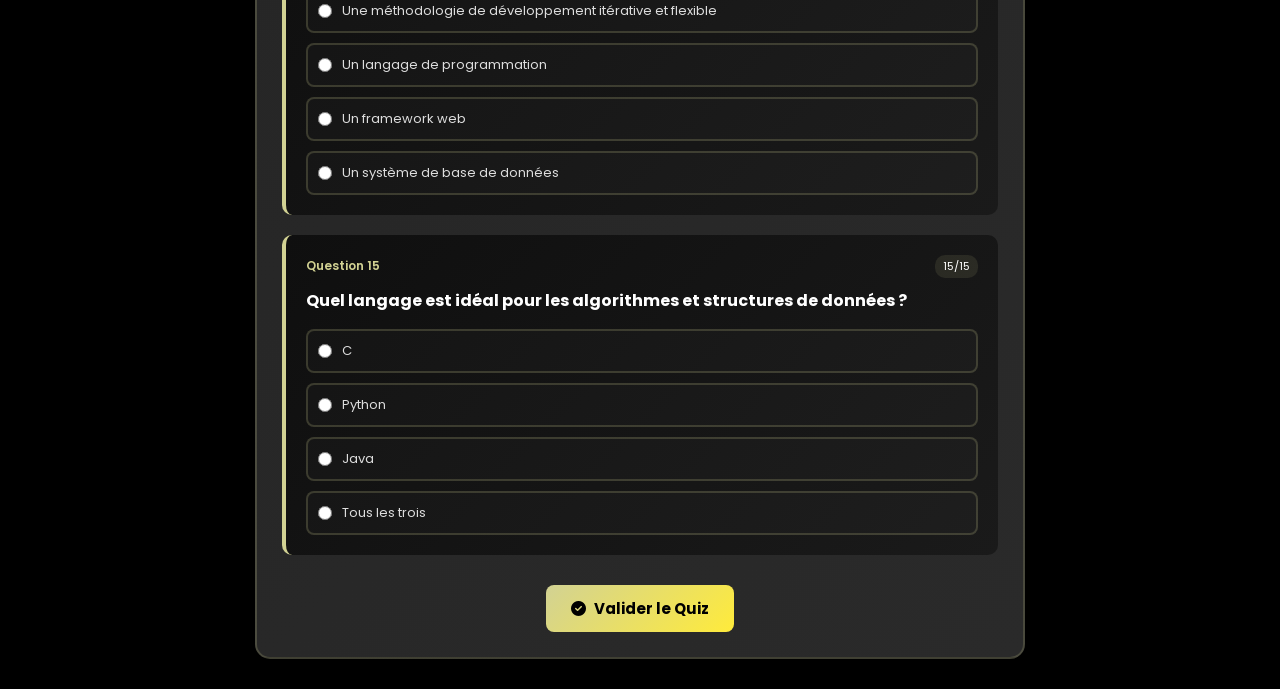
<file: pages html/Quiz.html>
<!DOCTYPE html>
<html lang="fr">
<head>
    <meta charset="utf-8" />
    <meta name="viewport" content="width=device-width,initial-scale=1" />
    <link rel="stylesheet" href="https://cdnjs.cloudflare.com/ajax/libs/font-awesome/6.5.2/css/all.min.css">
    <link rel="stylesheet" href="../css/Quiz.css">
    <title>Quiz - Informatique & Génie Logiciel</title>
</head>
<body>
    <header>
        <a href="../index.html" class="logo">Mahmoud</a>
    <nav>
      <a href="../index.html">Home</a>
            <a href="education.html">Education</a>
            <a href="skills.html">Compétences</a>
            <a href="experience.html">Experience</a>
            <a href="matière.html">Matières</a>
            <a href="passion.html">Passions</a>
            <a href="Quiz.html" class="active">Quiz</a>
            <a href="contact.html">Contact</a>
            <a href="temoignages.html">Témoignages</a>
        </nav>
    </header>

    <main class="quiz-container">
        <section class="quiz-hero">
            <h1>Quiz <span>Informatique</span></h1>
            <p>Testez vos connaissances en programmation et génie logiciel</p>
            <p class="quiz-info">15 questions • Durée estimée : 10 minutes</p>
        </section>

        <div class="quiz-wrapper">
            <form id="quizForm" class="quiz-form">
                <!-- Question 1 -->
                <div class="question-card">
                    <div class="question-header">
                        <span class="question-number">Question 1</span>
                        <span class="question-progress">1/15</span>
                    </div>
                    <h3>Quel langage de programmation est le plus utilisé pour le web backend ?</h3>
                    <div class="options">
                        <label class="option">
                            <input type="radio" name="q1" value="a" />
                            <span>Python</span>
                        </label>
                        <label class="option">
                            <input type="radio" name="q1" value="b" />
                            <span>PHP</span>
                        </label>
                        <label class="option">
                            <input type="radio" name="q1" value="c" />
                            <span>JavaScript (Node.js)</span>
                        </label>
                        <label class="option">
                            <input type="radio" name="q1" value="d" />
                            <span>C++</span>
                        </label>
                    </div>
                </div>

                <!-- Question 2 -->
                <div class="question-card">
                    <div class="question-header">
                        <span class="question-number">Question 2</span>
                        <span class="question-progress">2/15</span>
                    </div>
                    <h3>Qu'est-ce qu'une base de données relationnelle ?</h3>
                    <div class="options">
                        <label class="option">
                            <input type="radio" name="q2" value="a" />
                            <span>Une base qui stocke des fichiers texte</span>
                        </label>
                        <label class="option">
                            <input type="radio" name="q2" value="b" />
                            <span>Une base organisée en tables avec relations entre elles</span>
                        </label>
                        <label class="option">
                            <input type="radio" name="q2" value="c" />
                            <span>Une base stockée uniquement en mémoire</span>
                        </label>
                        <label class="option">
                            <input type="radio" name="q2" value="d" />
                            <span>Une base utilisée uniquement pour les images</span>
                        </label>
                    </div>
                </div>

                <!-- Question 3 -->
                <div class="question-card">
                    <div class="question-header">
                        <span class="question-number">Question 3</span>
                        <span class="question-progress">3/15</span>
                    </div>
                    <h3>Quel est le but principal du pattern MVC ?</h3>
                    <div class="options">
                        <label class="option">
                            <input type="radio" name="q3" value="a" />
                            <span>Compresser le code</span>
                        </label>
                        <label class="option">
                            <input type="radio" name="q3" value="b" />
                            <span>Séparer la présentation, la logique métier et les données</span>
                        </label>
                        <label class="option">
                            <input type="radio" name="q3" value="c" />
                            <span>Augmenter la vitesse d'exécution</span>
                        </label>
                        <label class="option">
                            <input type="radio" name="q3" value="d" />
                            <span>Réduire la mémoire utilisée</span>
                        </label>
                    </div>
                </div>

                <!-- Question 4 -->
                <div class="question-card">
                    <div class="question-header">
                        <span class="question-number">Question 4</span>
                        <span class="question-progress">4/15</span>
                    </div>
                    <h3>Quelle est la complexité temporelle de la recherche binaire ?</h3>
                    <div class="options">
                        <label class="option">
                            <input type="radio" name="q4" value="a" />
                            <span>O(n)</span>
                        </label>
                        <label class="option">
                            <input type="radio" name="q4" value="b" />
                            <span>O(log n)</span>
                        </label>
                        <label class="option">
                            <input type="radio" name="q4" value="c" />
                            <span>O(n²)</span>
                        </label>
                        <label class="option">
                            <input type="radio" name="q4" value="d" />
                            <span>O(1)</span>
                        </label>
                    </div>
                </div>

                <!-- Question 5 -->
                <div class="question-card">
                    <div class="question-header">
                        <span class="question-number">Question 5</span>
                        <span class="question-progress">5/15</span>
                    </div>
                    <h3>Quel framework web Python est le plus populaire ?</h3>
                    <div class="options">
                        <label class="option">
                            <input type="radio" name="q5" value="a" />
                            <span>Django</span>
                        </label>
                        <label class="option">
                            <input type="radio" name="q5" value="b" />
                            <span>Flask</span>
                        </label>
                        <label class="option">
                            <input type="radio" name="q5" value="c" />
                            <span>FastAPI</span>
                        </label>
                        <label class="option">
                            <input type="radio" name="q5" value="d" />
                            <span>Tous les trois sont équalement populaires</span>
                        </label>
                    </div>
                </div>

                <!-- Question 6 -->
                <div class="question-card">
                    <div class="question-header">
                        <span class="question-number">Question 6</span>
                        <span class="question-progress">6/15</span>
                    </div>
                    <h3>Qu'est-ce que Git ?</h3>
                    <div class="options">
                        <label class="option">
                            <input type="radio" name="q6" value="a" />
                            <span>Un système de gestion de versions décentralisé</span>
                        </label>
                        <label class="option">
                            <input type="radio" name="q6" value="b" />
                            <span>Un langage de programmation</span>
                        </label>
                        <label class="option">
                            <input type="radio" name="q6" value="c" />
                            <span>Un framework web</span>
                        </label>
                        <label class="option">
                            <input type="radio" name="q6" value="d" />
                            <span>Une base de données</span>
                        </label>
                    </div>
                </div>

                <!-- Question 7 -->
                <div class="question-card">
                    <div class="question-header">
                        <span class="question-number">Question 7</span>
                        <span class="question-progress">7/15</span>
                    </div>
                    <h3>Quel est le principe de SOLID qui stipule qu'une classe doit avoir une seule responsabilité ?</h3>
                    <div class="options">
                        <label class="option">
                            <input type="radio" name="q7" value="a" />
                            <span>Open/Closed Principle</span>
                        </label>
                        <label class="option">
                            <input type="radio" name="q7" value="b" />
                            <span>Single Responsibility Principle</span>
                        </label>
                        <label class="option">
                            <input type="radio" name="q7" value="c" />
                            <span>Liskov Substitution Principle</span>
                        </label>
                        <label class="option">
                            <input type="radio" name="q7" value="d" />
                            <span>Interface Segregation Principle</span>
                        </label>
                    </div>
                </div>

                <!-- Question 8 -->
                <div class="question-card">
                    <div class="question-header">
                        <span class="question-number">Question 8</span>
                        <span class="question-progress">8/15</span>
                    </div>
                    <h3>Qu'est-ce qu'une API REST ?</h3>
                    <div class="options">
                        <label class="option">
                            <input type="radio" name="q8" value="a" />
                            <span>Un interface pour accéder à des ressources web via HTTP</span>
                        </label>
                        <label class="option">
                            <input type="radio" name="q8" value="b" />
                            <span>Un langage de programmation</span>
                        </label>
                        <label class="option">
                            <input type="radio" name="q8" value="c" />
                            <span>Un système d'exploitation</span>
                        </label>
                        <label class="option">
                            <input type="radio" name="q8" value="d" />
                            <span>Un navigateur web</span>
                        </label>
                    </div>
                </div>

                <!-- Question 9 -->
                <div class="question-card">
                    <div class="question-header">
                        <span class="question-number">Question 9</span>
                        <span class="question-progress">9/15</span>
                    </div>
                    <h3>Quel est le port par défaut pour HTTP ?</h3>
                    <div class="options">
                        <label class="option">
                            <input type="radio" name="q9" value="a" />
                            <span>21</span>
                        </label>
                        <label class="option">
                            <input type="radio" name="q9" value="b" />
                            <span>80</span>
                        </label>
                        <label class="option">
                            <input type="radio" name="q9" value="c" />
                            <span>443</span>
                        </label>
                        <label class="option">
                            <input type="radio" name="q9" value="d" />
                            <span>3306</span>
                        </label>
                    </div>
                </div>

                <!-- Question 10 -->
                <div class="question-card">
                    <div class="question-header">
                        <span class="question-number">Question 10</span>
                        <span class="question-progress">10/15</span>
                    </div>
                    <h3>Qu'est-ce que le responsive design ?</h3>
                    <div class="options">
                        <label class="option">
                            <input type="radio" name="q10" value="a" />
                            <span>La capacité d'un site à s'adapter à différentes tailles d'écran</span>
                        </label>
                        <label class="option">
                            <input type="radio" name="q10" value="b" />
                            <span>Un langage de programmation</span>
                        </label>
                        <label class="option">
                            <input type="radio" name="q10" value="c" />
                            <span>Un type de base de données</span>
                        </label>
                        <label class="option">
                            <input type="radio" name="q10" value="d" />
                            <span>Un framework CSS</span>
                        </label>
                    </div>
                </div>

                <!-- Question 11 -->
                <div class="question-card">
                    <div class="question-header">
                        <span class="question-number">Question 11</span>
                        <span class="question-progress">11/15</span>
                    </div>
                    <h3>Quel est l'objectif principal du Machine Learning ?</h3>
                    <div class="options">
                        <label class="option">
                            <input type="radio" name="q11" value="a" />
                            <span>Permettre aux machines d'apprendre sans être explicitement programmées</span>
                        </label>
                        <label class="option">
                            <input type="radio" name="q11" value="b" />
                            <span>Remplacer les programmeurs</span>
                        </label>
                        <label class="option">
                            <input type="radio" name="q11" value="c" />
                            <span>Augmenter la vitesse des processeurs</span>
                        </label>
                        <label class="option">
                            <input type="radio" name="q11" value="d" />
                            <span>Créer des interfaces utilisateur</span>
                        </label>
                    </div>
                </div>

                <!-- Question 12 -->
                <div class="question-card">
                    <div class="question-header">
                        <span class="question-number">Question 12</span>
                        <span class="question-progress">12/15</span>
                    </div>
                    <h3>Qu'est-ce que Docker ?</h3>
                    <div class="options">
                        <label class="option">
                            <input type="radio" name="q12" value="a" />
                            <span>Une plateforme de conteneurisation</span>
                        </label>
                        <label class="option">
                            <input type="radio" name="q12" value="b" />
                            <span>Un éditeur de code</span>
                        </label>
                        <label class="option">
                            <input type="radio" name="q12" value="c" />
                            <span>Un système d'exploitation</span>
                        </label>
                        <label class="option">
                            <input type="radio" name="q12" value="d" />
                            <span>Un langage de programmation</span>
                        </label>
                    </div>
                </div>

                <!-- Question 13 -->
                <div class="question-card">
                    <div class="question-header">
                        <span class="question-number">Question 13</span>
                        <span class="question-progress">13/15</span>
                    </div>
                    <h3>Quel est le protocole de sécurité pour les connexions web ?</h3>
                    <div class="options">
                        <label class="option">
                            <input type="radio" name="q13" value="a" />
                            <span>HTTP</span>
                        </label>
                        <label class="option">
                            <input type="radio" name="q13" value="b" />
                            <span>FTP</span>
                        </label>
                        <label class="option">
                            <input type="radio" name="q13" value="c" />
                            <span>HTTPS</span>
                        </label>
                        <label class="option">
                            <input type="radio" name="q13" value="d" />
                            <span>SMTP</span>
                        </label>
                    </div>
                </div>

                <!-- Question 14 -->
                <div class="question-card">
                    <div class="question-header">
                        <span class="question-number">Question 14</span>
                        <span class="question-progress">14/15</span>
                    </div>
                    <h3>Qu'est-ce que l'Agile en génie logiciel ?</h3>
                    <div class="options">
                        <label class="option">
                            <input type="radio" name="q14" value="a" />
                            <span>Une méthodologie de développement itérative et flexible</span>
                        </label>
                        <label class="option">
                            <input type="radio" name="q14" value="b" />
                            <span>Un langage de programmation</span>
                        </label>
                        <label class="option">
                            <input type="radio" name="q14" value="c" />
                            <span>Un framework web</span>
                        </label>
                        <label class="option">
                            <input type="radio" name="q14" value="d" />
                            <span>Un système de base de données</span>
                        </label>
                    </div>
                </div>

                <!-- Question 15 -->
                <div class="question-card">
                    <div class="question-header">
                        <span class="question-number">Question 15</span>
                        <span class="question-progress">15/15</span>
                    </div>
                    <h3>Quel langage est idéal pour les algorithmes et structures de données ?</h3>
                    <div class="options">
                        <label class="option">
                            <input type="radio" name="q15" value="a" />
                            <span>C</span>
                        </label>
                        <label class="option">
                            <input type="radio" name="q15" value="b" />
                            <span>Python</span>
                        </label>
                        <label class="option">
                            <input type="radio" name="q15" value="c" />
                            <span>Java</span>
                        </label>
                        <label class="option">
                            <input type="radio" name="q15" value="d" />
                            <span>Tous les trois</span>
                        </label>
                    </div>
                </div>

                <button type="submit" class="btn-submit">
                    <i class="fas fa-check-circle"></i> Valider le Quiz
                </button>
            </form>

            <!-- Résultats -->
            <div id="results" class="results-section" style="display: none;">
                <div class="results-header">
                    <h2>Résultats du Quiz</h2>
                    <div class="score-circle">
                        <div class="score-text">
                            <span id="scoreValue">0</span>%
                        </div>
                        <svg class="score-ring" width="200" height="200">
                            <circle cx="100" cy="100" r="90" class="score-ring-background" />
                            <circle cx="100" cy="100" r="90" class="score-ring-progress" id="scoreRing" />
                        </svg>
                    </div>
                    <p id="scoreMessage" class="score-message"></p>
                </div>

                <div class="answers-review">
                    <h3>Révision des réponses</h3>
                    <div id="answersList"></div>
                </div>

                <button class="btn-restart" onclick="location.reload()">
                    <i class="fas fa-redo"></i> Recommencer le Quiz
                </button>
            </div>
        </div>
    </main>

    <script src="../js/Quiz.js"></script>
</body>
</html>
</file>
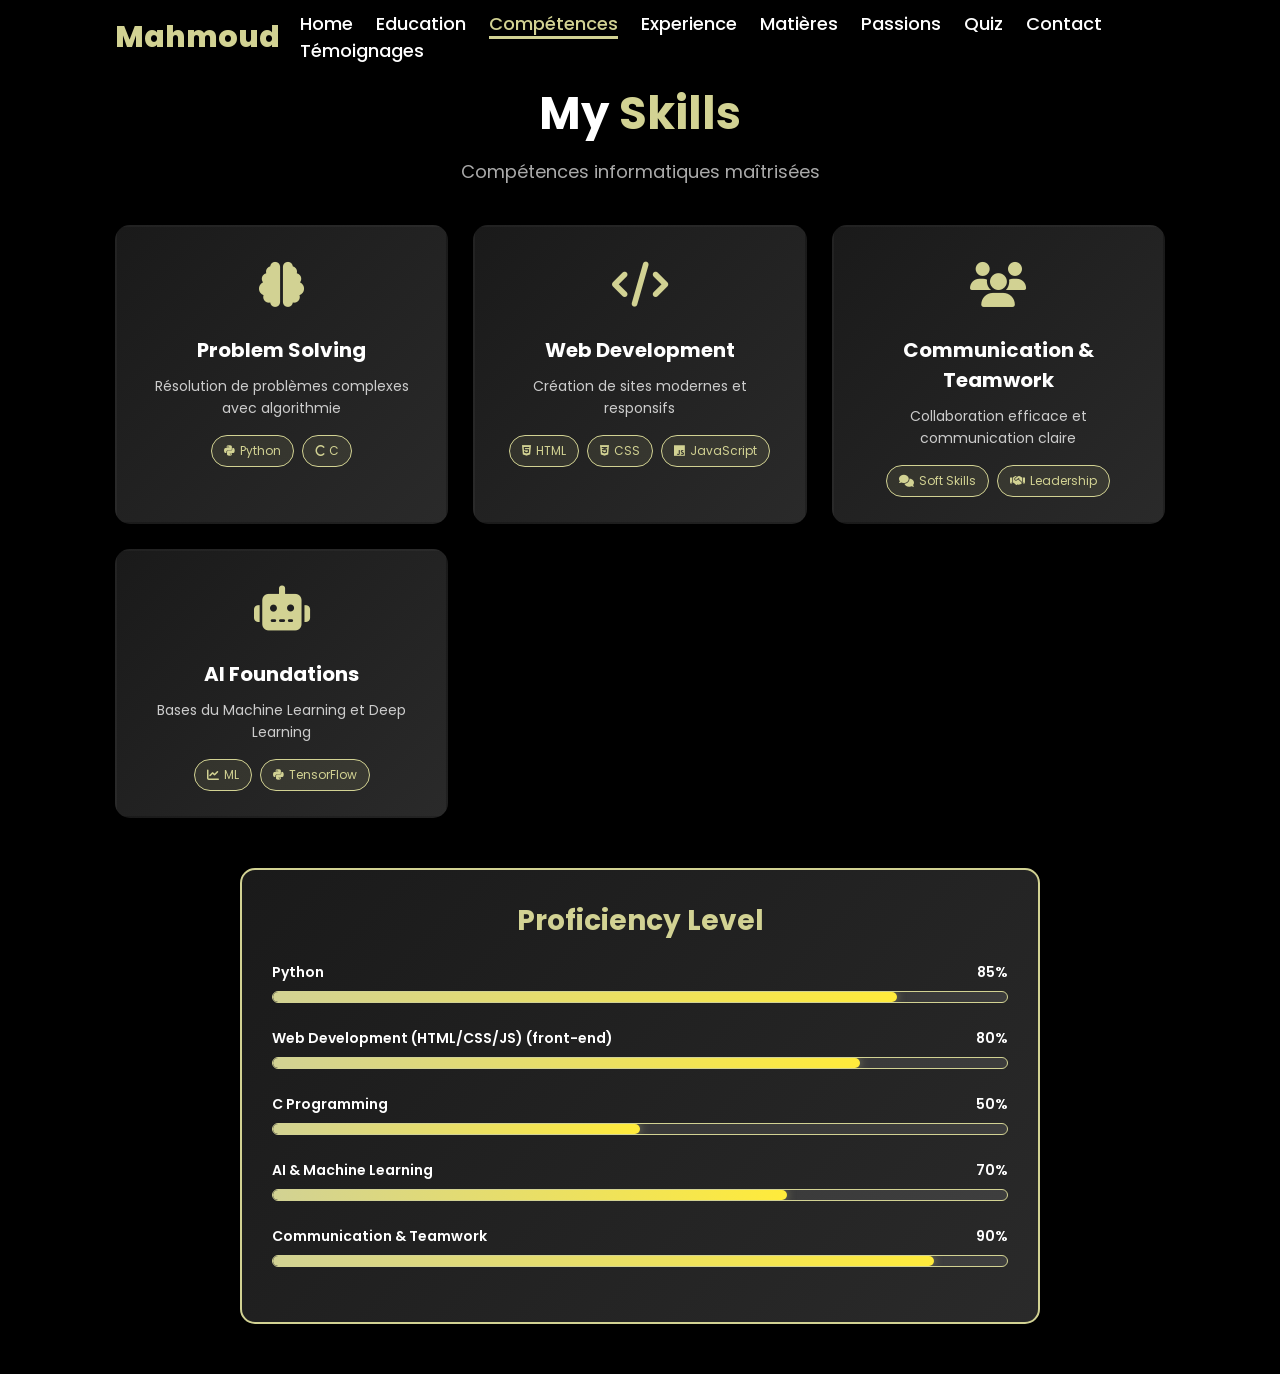
<file: pages html/skills.html>
<!DOCTYPE html>
<html lang="en">
    
<head>
    <meta charset="UTF-8">
    <meta name="viewport" content="width=device-width, initial-scale=1.0">
    <link rel="stylesheet" href="https://cdnjs.cloudflare.com/ajax/libs/font-awesome/6.5.2/css/all.min.css">
    <link rel="stylesheet" href="../css/skills.css">
    <title>Skills - Portfolio Website</title>
</head>
<body>
    <header>
      <a href="../index.html" class="logo">Mahmoud</a>
    <nav>
      <a href="../index.html">Home</a>
            <a href="education.html">Education</a>
            <a href="skills.html" class="active">Compétences</a>
            <a href="experience.html">Experience</a>
            <a href="matière.html">Matières</a>
            <a href="passion.html">Passions</a>
            <a href="Quiz.html">Quiz</a>
            <a href="contact.html">Contact</a>
            <a href="temoignages.html">Témoignages</a>
        </nav>
    </header>

    <section class="skills">
        <h1 class="section-title">My <span>Skills</span></h1>
        <p class="section-subtitle">Compétences informatiques maîtrisées</p>

        <div class="skills-container">
            <div class="skill-card">
                <div class="skill-icon">
                    <i class="fas fa-brain"></i>
                </div>
                <h3>Problem Solving</h3>
                <p>Résolution de problèmes complexes avec algorithmie</p>
                <div class="skill-tech">
                    <span class="tech-badge">
                        <i class="fab fa-python"></i> Python
                    </span>
                    <span class="tech-badge">
                        <i class="fab fa-c"></i> C
                    </span>
                </div>
            </div>

            <div class="skill-card">
                <div class="skill-icon">
                    <i class="fas fa-code"></i>
                </div>
                <h3>Web Development</h3>
                <p>Création de sites modernes et responsifs</p>
                <div class="skill-tech">
                    <span class="tech-badge">
                        <i class="fab fa-html5"></i> HTML
                    </span>
                    <span class="tech-badge">
                        <i class="fab fa-css3-alt"></i> CSS
                    </span>
                    <span class="tech-badge">
                        <i class="fab fa-js"></i> JavaScript
                    </span>
                </div>
            </div>

            <div class="skill-card">
                <div class="skill-icon">
                    <i class="fas fa-users"></i>
                </div>
                <h3>Communication & Teamwork</h3>
                <p>Collaboration efficace et communication claire</p>
                <div class="skill-tech">
                    <span class="tech-badge">
                        <i class="fas fa-comments"></i> Soft Skills
                    </span>
                    <span class="tech-badge">
                        <i class="fas fa-handshake"></i> Leadership
                    </span>
                </div>
            </div>
            <div class="skill-card">
                <div class="skill-icon">
                    <i class="fas fa-robot"></i>
                </div>
                <h3>AI Foundations</h3>
                <p>Bases du Machine Learning et Deep Learning</p>
                <div class="skill-tech">
                    <span class="tech-badge">
                        <i class="fas fa-chart-line"></i> ML
                    </span>
                    <span class="tech-badge">
                        <i class="fab fa-python"></i> TensorFlow
                    </span>
                </div>
            </div>
        </div>

        <div class="skills-progress">
            <h2>Proficiency Level</h2>
            <div class="progress-item">
                <div class="progress-header">
                    <span>Python</span>
                    <span>85%</span>
                </div>
                <div class="progress-bar">
                    <div class="progress-fill" style="width: 85%"></div>
                </div>
            </div>

            <div class="progress-item">
                <div class="progress-header">
                    <span>Web Development (HTML/CSS/JS) (front-end)</span>
                    <span>80%</span>
                </div>
                <div class="progress-bar">
                    <div class="progress-fill" style="width: 80%"></div>
                </div>
            </div>

            <div class="progress-item">
                <div class="progress-header">
                    <span>C Programming</span>
                    <span>50%</span>
                </div>
                <div class="progress-bar">
                    <div class="progress-fill" style="width: 50%"></div>
                </div>
            </div>

            <div class="progress-item">
                <div class="progress-header">
                    <span>AI & Machine Learning</span>
                    <span>70%</span>
                </div>
                <div class="progress-bar">
                    <div class="progress-fill" style="width: 70%"></div>
                </div>
            </div>

            <div class="progress-item">
                <div class="progress-header">
                    <span>Communication & Teamwork</span>
                    <span>90%</span>
                </div>
                <div class="progress-bar">
                    <div class="progress-fill" style="width: 90%"></div>
                </div>
            </div>
        </div>
    </section>

</body>
</html>
</file>
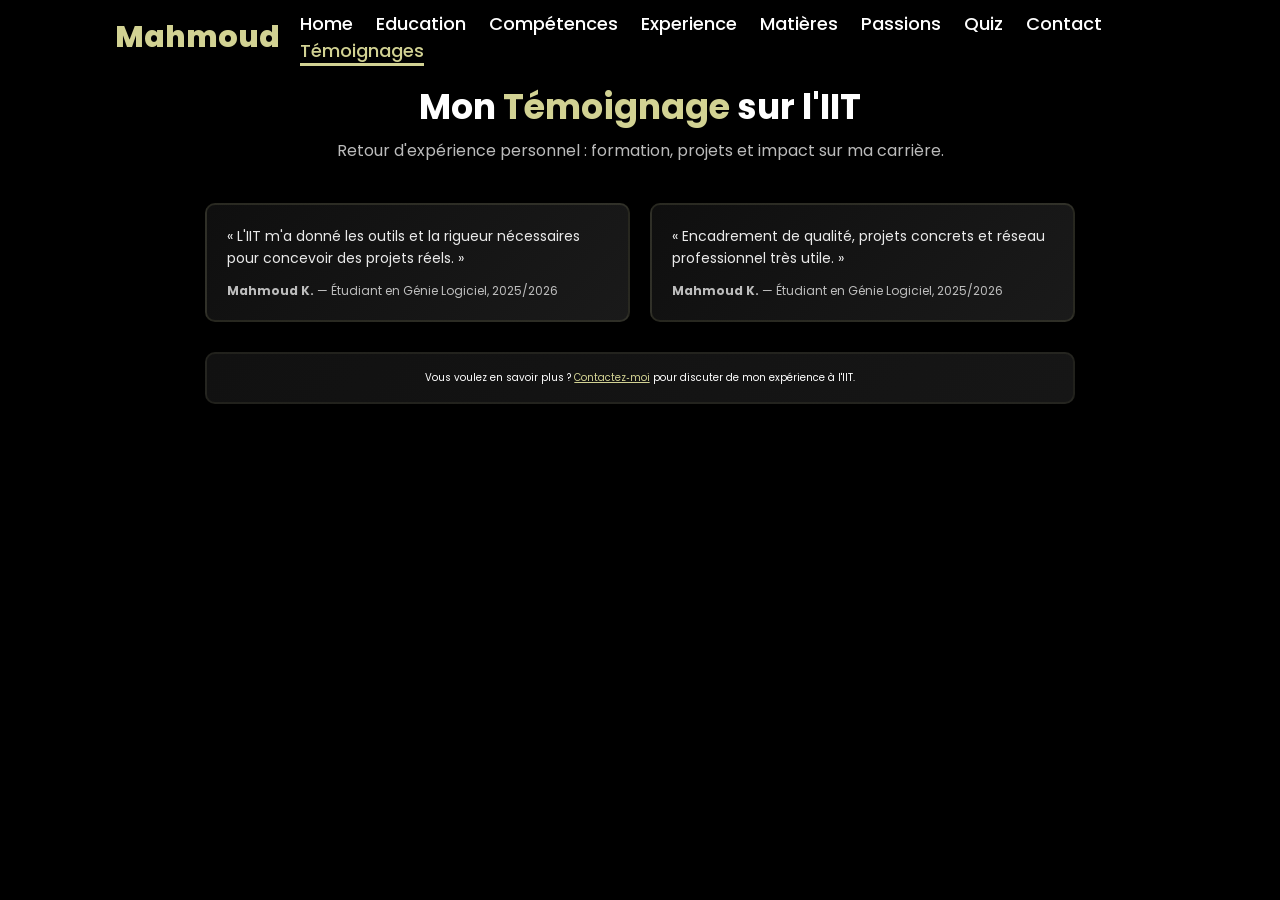
<file: pages html/temoignages.html>
<!DOCTYPE html>
<html lang="fr">
<head>
  <meta charset="utf-8" />
  <meta name="viewport" content="width=device-width,initial-scale=1" />
  <link rel="stylesheet" href="https://cdnjs.cloudflare.com/ajax/libs/font-awesome/6.5.2/css/all.min.css">
  <link rel="stylesheet" href="../css/temoignages.css">
  <title>Témoignage - IIT</title>
</head>
<body>
  <header>
    <a href="../index.html" class="logo">Mahmoud</a>
    <nav>
      <a href="../index.html">Home</a>
      <a href="education.html">Education</a>
      <a href="skills.html">Compétences</a>
      <a href="experience.html">Experience</a>
      <a href="matière.html">Matières</a>
      <a href="passion.html">Passions</a>
      <a href="Quiz.html">Quiz</a>
      <a href="contact.html">Contact</a>
      <a href="temoignages.html" class="active">Témoignages</a>
    </nav>
  </header>

  <main class="temoignage-container">
    <section class="hero">
      <h1>Mon <span>Témoignage</span> sur l'IIT</h1>
      <p>Retour d'expérience personnel : formation, projets et impact sur ma carrière.</p>
    </section>

    <section class="temoignages">
      <article class="card">
        <div class="quote">« L'IIT m'a donné les outils et la rigueur nécessaires pour concevoir des projets réels. »</div>
        <div class="meta"><strong>Mahmoud K.</strong> — Étudiant en Génie Logiciel, 2025/2026</div>
      </article>

      <article class="card">
        <div class="quote">« Encadrement de qualité, projets concrets et réseau professionnel très utile. »</div>
        <div class="meta"><strong>Mahmoud K.</strong> — Étudiant en Génie Logiciel, 2025/2026</div>
      </article>
    </section>

    <section class="cta">
      <p>Vous voulez en savoir plus ? <a href="contact.html">Contactez‑moi</a> pour discuter de mon expérience à l'IIT.</p>
    </section>
  </main>

  <script>
    // simple reveal on scroll (adds .in-view)
    const obs = new IntersectionObserver((entries) => {
      entries.forEach(e => {
        if (e.isIntersecting) e.target.classList.add('in-view');
      });
    }, { threshold: 0.15 });
    document.querySelectorAll('.card, .hero').forEach(el => obs.observe(el));
  </script>
</body>
</html>
</file>
<file: css/style.css>
@import url('https://fonts.googleapis.com/css2?family=Poppins:wght@100;200;300;400;500;600&display=swap');

*{
    margin: 0;
    padding: 0;
    box-sizing: border-box;
    text-decoration: none;
    border: none;
    outline: none;
    font-family: 'Poppins', sans-serif;
}

html{
    font-size: 62.5%;
}

body{
    width: 100%;
    height: 100vh;
    overflow-x: hidden;
    background-color: black;
    color: white;
}

header{
    position: fixed;
    top: 0;
    left: 0;
    width: 100%;
    padding: 1rem 9%;
    background-color: rgba(0, 0, 0, 0.9);
    filter: drop-shadow(10px);
    display: flex;
    justify-content: space-between;
    align-items: center;
    z-index: 100;
}

.logo{
    font-size: 3rem;
    color: rgb(210, 210, 147);
    font-weight: 800;
    cursor: pointer;
    transition: 0.5s ease;
}

.logo:hover{
    transform: scale(1.1);
}

nav a{
    font-size: 1.8rem;
    color: white;
    margin-left: 2rem;
    font-weight: 500;
    transition: 0.3s ease;
    border-bottom: 3px solid transparent;
}

nav a:hover,
nav a.active{
    color: rgb(210, 210, 147);
    border-bottom: 3px solid rgb(210, 210, 147);
}

@media(max-width:995px){
    nav{
        position: absolute;
        display: none;
        top: 0;
        right: 0;
        width: 40%;
        border-left: 3px solid rgb(210, 210, 147);
        border-bottom: 3px solid rgb(210, 210, 147);
        border-bottom-left-radius: 2rem;
        padding: 1rem solid;
        background-color: #161616;
        border-top: 0.1rem solid rgba(0,0,0,0.1);
    }

    nav.active{
        display: block;
    }

    nav a{
        display: block;
        font-size: 2rem;
        margin: 3rem 0;
    }

    nav a:hover,
    nav a.active{
        padding: 1rem;
        border-radius: 0.5rem;
        border-bottom: 0.5rem solid rgb(210, 210, 147);
    }
}

section{
    min-height: 100vh;
    padding: 5rem 9% 5rem;
}

.home{
    display: flex;
    justify-content: center;
    align-items: center;
    gap: 8rem;
    background-color: black;
}

.home .home-content h1{
    font-size: 6rem;
    font-weight: 700;
    line-height: 1.3;
}

span{
    color: rgb(210, 210, 147);
}

.home-content h3{
    font-size: 4rem;
    margin-bottom: 1rem;
    font-weight: 700;
}


.home-img{
    border-radius: 50%;
}

.home-img img{
    position: relative;
    width: 32vw;
    border-radius: 50%;
    box-shadow: 0 0 25px solid rgb(210, 210, 147);
    cursor: pointer;
    transition: 0.2s linear;
}

.home-img img:hover{
    font-size: 1.8rem;
    font-weight: 500;
}

.social-icons a{
    display: inline-flex;
    justify-content: center;
    align-items: center;
    width: 4rem;
    height: 4rem;
    background-color: transparent;
    border: 0.2rem solid rgb(210, 210, 147);
    font-size: 2rem;
    border-radius: 50%;
    margin: 3rem 1.5rem 3rem 0;
    transition: 0.3s ease;
    color: rgb(210, 210, 147);
}

.social-icons a:hover{
    color: black;
    transform: scale(1.3) translateY(-5px);
    background-color: rgb(210, 210, 147);
    box-shadow: 0  0 25px rgb(210, 210, 147);
}

.btn{
    display: inline-block;
    padding: 1rem 2.8rem;
    background-color: black;
    border-radius: 4rem;
    font-size: 1.6rem;
    color: rgb(210, 210, 147);
    letter-spacing: 0.3rem;
    font-weight: 600;
    border: 2px solid rgb(210, 210, 147);
    transition: 0.3s ease;
    cursor: pointer;
}

.btn:hover{
    transform: scale3d(1.03);
    background-color: rgb(210, 210, 147);
    color: black;
    box-shadow: 0 0 25px rgb(210, 210, 147);
}

.typing-text{
    font-size: 34px;
    font-weight: 600;
    min-width: 280px;
}

.typing-text span{
    position: relative;
}

.typing-text span::before{
    content: "software Developer";
    color: rgb(210, 210, 147);
    animation: words 10s infinite;
}

.typing-text span::after{
    content: "";
    background-color: black;
    position: absolute;
    width: calc(100% + 8px);
    height: 100%;
    border-left: 3px solid black;
    right: -8;
    animation: cursor 0.6s infinite;
}

@keyframes cursor{
    to{
        border-left: 3px solid rgb(210, 210, 147);
    }
}
@keyframes words{
    0%, 20%{
        content: "21 year old";
    }
    
    41%, 60%{
        content: "an engineering student";
    } 
}
    
    
    


@media (max-width: 1000px){
    .home{
        gap: 4rem;
    }
}

@media(max-width:995px){
    .home{
        flex-direction: column;
        margin: 5rem 4rem;
    }

    .home .home-content h3{
        font-size: 2.5rem;
    }

    .home-content h1{
        font-size: 5rem;
    }

    .home-img img{
        width: 70vw;
        margin-top: 4rem;
    }
}
</file>
<file: css/contact.css>
@import url('https://fonts.googleapis.com/css2?family=Poppins:wght@100;200;300;400;500;600&display=swap');

*{
    margin: 0;
    padding: 0;
    box-sizing: border-box;
    text-decoration: none;
    border: none;
    outline: none;
    font-family: 'Poppins', sans-serif;
}

html{ 
    font-size: 62.5%; 
}

body{
    width: 100%;
    height: 100vh;
    overflow-x: hidden;
    background-color: black;
    color: white;
}

header{
    position: fixed;
    top: 0;
    left: 0;
    width: 100%;
    padding: 1rem 9%;
    background-color: rgba(0, 0, 0, 0.9);
    filter: drop-shadow(10px);
    display: flex;
    justify-content: space-between;
    align-items: center;
    z-index: 100;
}

.logo{
    font-size: 3rem;
    color: rgb(210, 210, 147);
    font-weight: 800;
    cursor: pointer;
    transition: 0.5s ease;
}

.logo:hover{
    transform: scale(1.1);
}

nav a{
    font-size: 1.8rem;
    color: white;
    margin-left: 2rem;
    font-weight: 500;
    transition: 0.3s ease;
    border-bottom: 3px solid transparent;
}

nav a:hover,
nav a.active{
    color: rgb(210, 210, 147);
    border-bottom: 3px solid rgb(210, 210, 147);
}

@media(max-width: 995px){
    nav{
        position: absolute;
        display: none;
        top: 0;
        right: 0;
        width: 40%;
        border-left: 3px solid rgb(210, 210, 147);
        border-bottom: 3px solid rgb(210, 210, 147);
        border-bottom-left-radius: 2rem;
        padding: 1rem solid;
        background-color: #161616;
        border-top: 0.1rem solid rgba(0, 0, 0, 0.1);
    }

    nav.active{
        display: block;
    }

    nav a{
        display: block;
        font-size: 2rem;
        margin: 3rem 0;
    }

    nav a:hover,
    nav a.active{
        padding: 1rem;
        border-radius: 0.5rem;
        border-bottom: 0.5rem solid rgb(210, 210, 147);
    }
}

.contact-container{
    padding: 8rem 9% 3rem;
    max-width: 1200px;
    margin: 0 auto;
}

.contact-hero{
    text-align: center;
    margin-bottom: 3rem;
    animation: fadeInDown 0.8s ease-out;
}

.contact-hero h1{
    font-size: 3.5rem;
    margin-bottom: 0.5rem;
    font-weight: 700;
}

.contact-hero h1 span{
    color: rgb(210, 210, 147);
}

.contact-hero p{
    font-size: 1.6rem;
    color: #bbb;
}

.contact-wrapper{
    display: grid;
    grid-template-columns: 1fr 1.5fr;
    gap: 3rem;
    animation: slideInUp 0.6s ease-out;
}

.contact-info{
    display: flex;
    flex-direction: column;
    gap: 1.5rem;
}

.info-card{
    background: linear-gradient(135deg, #1a1a1a 0%, #2a2a2a 100%);
    border: 2px solid rgba(210, 210, 147, 0.2);
    border-radius: 1rem;
    padding: 2rem;
    text-align: center;
    transition: 0.3s ease;
}

.info-card:hover{
    border-color: rgb(210, 210, 147);
    box-shadow: 0 10px 30px rgba(210, 210, 147, 0.2);
    transform: translateY(-5px);
}

.info-icon{
    font-size: 2.5rem;
    color: rgb(210, 210, 147);
    margin-bottom: 1rem;
}

.info-card h3{
    font-size: 1.6rem;
    margin-bottom: 0.8rem;
    color: rgb(210, 210, 147);
}

.info-card p{
    font-size: 1.3rem;
    color: #ddd;
}

.info-card a{
    color: rgb(210, 210, 147);
    text-decoration: none;
    transition: 0.3s ease;
}

.info-card a:hover{
    text-decoration: underline;
}

.social-links{
    display: flex;
    gap: 1.5rem;
    justify-content: center;
    margin-top: 1rem;
}

.social-links a{
    width: 5rem;
    height: 5rem;
    display: flex;
    justify-content: center;
    align-items: center;
    background: linear-gradient(135deg, #1a1a1a 0%, #2a2a2a 100%);
    border: 2px solid rgba(210, 210, 147, 0.2);
    border-radius: 50%;
    color: rgb(210, 210, 147);
    font-size: 1.8rem;
    transition: 0.3s ease;
    text-decoration: none;
}

.social-links a:hover{
    border-color: rgb(210, 210, 147);
    box-shadow: 0 0 20px rgba(210, 210, 147, 0.4);
    transform: scale(1.1);
}

.contact-form{
    background: linear-gradient(135deg, #1a1a1a 0%, #2a2a2a 100%);
    border: 2px solid rgba(210, 210, 147, 0.2);
    border-radius: 1.5rem;
    padding: 2.5rem;
    display: flex;
    flex-direction: column;
    gap: 1.5rem;
}

.form-group{
    display: flex;
    flex-direction: column;
}

.form-group label{
    font-size: 1.4rem;
    font-weight: 600;
    color: rgb(210, 210, 147);
    margin-bottom: 0.5rem;
}

.form-group input,
.form-group textarea{
    padding: 1rem;
    border-radius: 0.8rem;
    border: 2px solid rgba(210, 210, 147, 0.2);
    background: rgba(0, 0, 0, 0.5);
    color: #fff;
    font-size: 1.3rem;
    font-family: 'Poppins', sans-serif;
    transition: 0.3s ease;
}

.form-group input::placeholder,
.form-group textarea::placeholder{
    color: #777;
}

.form-group input:focus,
.form-group textarea:focus{
    outline: none;
    border-color: rgb(210, 210, 147);
    box-shadow: 0 0 15px rgba(210, 210, 147, 0.3);
}

.btn-submit{
    padding: 1.2rem 2.5rem;
    background: linear-gradient(135deg, rgb(210, 210, 147), #ffeb3b);
    color: black;
    border: none;
    border-radius: 0.8rem;
    font-size: 1.5rem;
    font-weight: 700;
    cursor: pointer;
    transition: 0.3s ease;
    display: flex;
    align-items: center;
    justify-content: center;
    gap: 0.8rem;
    margin-top: 1rem;
}

.btn-submit:hover{
    transform: translateY(-3px);
    box-shadow: 0 10px 30px rgba(210, 210, 147, 0.4);
}

.form-status{
    font-size: 1.3rem;
    padding: 1rem;
    border-radius: 0.8rem;
    text-align: center;
    min-height: 1.5rem;
    margin-top: 0.5rem;
}

.form-status.loading{
    color: #ffd;
    background: rgba(255, 215, 0, 0.1);
    border-left: 4px solid #ffd;
}

.form-status.success{
    color: #4ade80;
    background: rgba(74, 222, 128, 0.1);
    border-left: 4px solid #4ade80;
}

.form-status.error{
    color: #ef4444;
    background: rgba(239, 68, 68, 0.1);
    border-left: 4px solid #ef4444;
}

/* Animations */
@keyframes fadeInDown{
    from{
        opacity: 0;
        transform: translateY(-30px);
    }
    to{
        opacity: 1;
        transform: translateY(0);
    }
}

@keyframes slideInUp{
    from{
        opacity: 0;
        transform: translateY(30px);
    }
    to{
        opacity: 1;
        transform: translateY(0);
    }
}

/* Responsive */
@media(max-width: 1024px){
    .contact-wrapper{
        grid-template-columns: 1fr;
    }

    .contact-hero h1{
        font-size: 2.8rem;
    }
}

@media(max-width: 995px){
    .contact-container{
        padding: 7rem 4% 2rem;
    }

    nav{
        position: absolute;
        display: none;
        top: 0;
        right: 0;
        width: 40%;
        border-left: 3px solid rgb(210, 210, 147);
        border-bottom: 3px solid rgb(210, 210, 147);
        border-bottom-left-radius: 2rem;
        padding: 1rem solid;
        background-color: #161616;
        border-top: 0.1rem solid rgba(0, 0, 0, 0.1);
    }

    nav.active{
        display: block;
    }

    nav a{
        display: block;
        font-size: 2rem;
        margin: 3rem 0;
    }

    nav a:hover,
    nav a.active{
        padding: 1rem;
        border-radius: 0.5rem;
        border-bottom: 0.5rem solid rgb(210, 210, 147);
    }

    .contact-hero h1{
        font-size: 2.2rem;
    }

    .contact-wrapper{
        gap: 1.5rem;
    }
}

@media(max-width: 768px){
    .contact-container{
        padding: 7rem 4% 2rem;
    }

    .contact-hero h1{
        font-size: 2.2rem;
    }

    nav a{
        margin-left: 1rem;
        font-size: 1.3rem;
    }

    .contact-form{
        padding: 1.5rem;
    }

    .social-links{
        gap: 1rem;
    }

    .social-links a{
        width: 4rem;
        height: 4rem;
        font-size: 1.4rem;
    }
}

@media(max-width: 480px){
    .contact-container{
        padding: 6rem 3% 1rem;
        height: auto;
        min-height: 100vh;
    }

    body{
        height: auto;
        min-height: 100vh;
    }

    .contact-hero h1{
        font-size: 1.8rem;
    }

    .contact-wrapper{
        gap: 1.5rem;
    }

    .contact-form{
        padding: 1rem;
    }

    .social-links{
        gap: 0.8rem;
    }

    .social-links a{
        width: 3.5rem;
        height: 3.5rem;
        font-size: 1.2rem;
    }

    .btn-submit{
        padding: 1rem 1.5rem;
        font-size: 1.2rem;
    }
}
</file>
<file: css/education.css>
@import url('https://fonts.googleapis.com/css2?family=Poppins:wght@100;200;300;400;500;600&display=swap');

*{
    margin: 0;
    padding: 0;
    box-sizing: border-box;
    text-decoration: none;
    border: none;
    outline: none;
    font-family: 'Poppins', sans-serif;
}

html{ 
    font-size: 62.5%; 
}

body{ 
    background: #000; 
    color: #fff; 
    min-height: 100vh; 
    overflow-x: hidden; 
}

header{
    position: fixed;
    top: 0;
    left: 0;
    width: 100%;
    padding: 1rem 9%;
    background-color: rgba(0, 0, 0, 0.9);
    filter: drop-shadow(10px);
    display: flex;
    justify-content: space-between;
    align-items: center;
    z-index: 100;
}

.logo{
    font-size: 3rem;
    color: rgb(210, 210, 147);
    font-weight: 800;
    cursor: pointer;
    transition: 0.5s ease;
    text-decoration: none;
}

.logo:hover{
    transform: scale(1.1);
}

nav a{
    font-size: 1.8rem;
    color: white;
    margin-left: 2rem;
    font-weight: 500;
    transition: 0.3s ease;
    border-bottom: 3px solid transparent;
    text-decoration: none;
}

nav a:hover,
nav a.active{
    color: rgb(210, 210, 147);
    border-bottom: 3px solid rgb(210, 210, 147);
}

@media(max-width:995px){
    nav{
        position: absolute;
        display: none;
        top: 0;
        right: 0;
        width: 40%;
        border-left: 3px solid rgb(210, 210, 147);
        border-bottom: 3px solid rgb(210, 210, 147);
        border-bottom-left-radius: 2rem;
        padding: 1rem solid;
        background-color: #161616;
        border-top: 0.1rem solid rgba(0,0,0,0.1);
    }

    nav.active{
        display: block;
    }

    nav a{
        display: block;
        font-size: 2rem;
        margin: 3rem 0;
    }

    nav a:hover,
    nav a.active{
        padding: 1rem;
        border-radius: 0.5rem;
        border-bottom: 0.5rem solid rgb(210, 210, 147);
    }
}

.academic-container{
    padding: 8rem 9% 3rem;
    max-width: 1200px;
    margin: 0 auto;
}

.hero{
    text-align: center;
    margin-bottom: 3rem;
    animation: fadeInDown 0.8s ease-out;
}

.hero h1{
    font-size: 3.5rem;
    margin-bottom: 0.5rem;
    font-weight: 700;
}

.hero h1 span{
    color: rgb(210, 210, 147);
}

.hero p{
    font-size: 1.6rem;
    color: #bbb;
}

/* Timeline */
.academic-timeline{
    position: relative;
    margin: 3rem 0;
    padding: 2rem 0;
}

.timeline-line{
    position: absolute;
    left: 50%;
    top: 0;
    bottom: 0;
    width: 4px;
    background: linear-gradient(180deg, rgb(210, 210, 147), transparent);
    transform: translateX(-50%);
    border-radius: 10px;
}

.timeline-card{
    position: relative;
    margin-bottom: 3rem;
    width: 45%;
    animation: slideInUp 0.6s ease-out;
    opacity: 0;
    transform: translateY(30px);
}

.timeline-card.in-view{
    opacity: 1;
    transform: translateY(0);
}

.left-card{ 
    margin-left: 0; 
    text-align: right; 
}

.right-card{ 
    margin-left: auto; 
    text-align: left; 
}

.timeline-dot{
    position: relative;
    left: 50%;
    top: 2rem;
    transform: translateX(-50%);
    width: 5rem;
    height: 5rem;
    background: #000;
    border: 3px solid rgb(210, 210, 147);
    border-radius: 50%;
    display: flex;
    justify-content: center;
    align-items: center;
    font-size: 2rem;
    color: rgb(210, 210, 147);
    z-index: 10;
    box-shadow: 0 0 20px rgba(210, 210, 147, 0.4);}

.timeline-dot.active{
    animation: pulse 2s ease-in-out infinite;
}

.card-content{
    background: linear-gradient(135deg, #1a1a1a 0%, #2a2a2a 100%);
    border: 2px solid rgba(210, 210, 147, 0.2);
    border-radius: 1rem;
    padding: 2rem;
    transition: 0.3s ease;
}

.card-content:hover{
    border-color: rgb(210, 210, 147);
    box-shadow: 0 10px 30px rgba(210, 210, 147, 0.2);
}

.card-header{
    display: flex;
    justify-content: space-between;
    align-items: center;
    margin-bottom: 1rem;
}

.card-header h3{
    font-size: 1.8rem;
    color: rgb(210, 210, 147);
}

.year{
    background: rgba(210, 210, 147, 0.1);
    padding: 0.5rem 1rem;
    border-radius: 2rem;
    font-weight: 600;
    font-size: 1.2rem;
}

.institution{
    font-size: 1.3rem;
    color: #aaa;
    margin-bottom: 1rem;
    display: flex;
    align-items: center;
    gap: 0.5rem;
}

.description{
    font-size: 1.4rem;
    color: #ddd;
    line-height: 1.6;
    margin-bottom: 1rem;
}

.diploma-badge{
    display: inline-block;
    background: rgba(74, 222, 128, 0.1);
    color: #4ade80;
    padding: 0.8rem 1.2rem;
    border-radius: 0.5rem;
    margin-bottom: 1.5rem;
    font-weight: 600;
}

.diploma-image{
    margin-top: 1.5rem;
    overflow: hidden;
    border-radius: 0.8rem;
}

.diploma-image img{
    width: 100%;
    height: auto;
    max-height: 200px;
    object-fit: cover;
    cursor: pointer;
    transition: 0.3s ease;
}

.diploma-image img:hover{
    transform: scale(1.05);
}

.subjects{
    display: flex;
    flex-wrap: wrap;
    gap: 0.8rem;
    margin-top: 1rem;
}

.subject-tag{
    background: rgba(210, 210, 147, 0.1);
    border: 1px solid rgb(210, 210, 147);
    color: rgb(210, 210, 147);
    padding: 0.5rem 1rem;
    border-radius: 2rem;
    font-size: 1.1rem;
}

.progress-container{
    margin-top: 1.5rem;
}

.progress-label{
    display: flex;
    justify-content: space-between;
    margin-bottom: 0.5rem;
    font-size: 1.2rem;
}

.progress-percent{
    color: rgb(210, 210, 147);
    font-weight: 600;
}

.progress-bar{
    width: 100%;
    height: 1rem;
    background: rgba(210, 210, 147, 0.1);
    border-radius: 1rem;
    overflow: hidden;
    border: 1px solid rgb(210, 210, 147);
}

.progress-fill{
    height: 100%;
    background: linear-gradient(90deg, rgb(210, 210, 147), #ffeb3b);
    border-radius: 1rem;
    transition: width 1.5s ease;
}

/* Skills by level */
.skills-by-level{
    margin: 4rem 0;
}

.skills-by-level h2{
    font-size: 2.5rem;
    color: rgb(210, 210, 147);
    margin-bottom: 2rem;
    text-align: center;
}

.skills-grid{
    display: grid;
    grid-template-columns: repeat(auto-fit, minmax(280px, 1fr));
    gap: 2rem;
}

.skill-level-card{
    background: linear-gradient(135deg, #1a1a1a 0%, #2a2a2a 100%);
    border-left: 4px solid rgb(210, 210, 147);
    border-radius: 1rem;
    padding: 2rem;
    animation: slideInUp 0.6s ease-out;
    opacity: 0;
    transform: translateY(30px);
}

.skill-level-card.in-view{
    opacity: 1;
    transform: translateY(0);
}

.skill-level-card h4{
    color: rgb(210, 210, 147);
    margin-bottom: 1rem;
    font-size: 1.6rem;
    display: flex;
    align-items: center;
    gap: 0.8rem;
}

.skill-level-card ul{
    list-style: none;
}

.skill-level-card li{
    padding: 0.8rem 0;
    color: #ddd;
    font-size: 1.3rem;
    border-bottom: 1px solid rgba(210, 210, 147, 0.1);
    padding-left: 1rem;
    position: relative;
}

.skill-level-card li:before{
    content: "✓";
    position: absolute;
    left: 0;
    color: rgb(210, 210, 147);
    font-weight: bold;
}

/* Certifications */
.certifications{
    margin: 4rem 0;
}

.certifications h2{
    font-size: 2.5rem;
    color: rgb(210, 210, 147);
    margin-bottom: 2rem;
    text-align: center;
}

.certifications-grid{
    display: grid;
    grid-template-columns: repeat(auto-fit, minmax(220px, 1fr));
    gap: 1.5rem;
}

.cert-card{
    background: linear-gradient(135deg, #0f0f0f 0%, #1a1a1a 100%);
    border: 2px solid rgba(210, 210, 147, 0.2);
    border-radius: 1rem;
    padding: 2rem;
    text-align: center;
    animation: slideInUp 0.6s ease-out;
    opacity: 0;
    transform: translateY(30px);
    transition: 0.3s ease;
}

.cert-card.in-view{
    opacity: 1;
    transform: translateY(0);
}

.cert-card:hover{
    border-color: rgb(210, 210, 147);
    transform: translateY(-5px);
    box-shadow: 0 10px 30px rgba(210, 210, 147, 0.2);
}

.cert-icon{
    font-size: 3rem;
    color: rgb(210, 210, 147);
    margin-bottom: 1rem;
}

.cert-card h4{
    font-size: 1.4rem;
    margin-bottom: 0.8rem;
}

.cert-card p{
    color: #aaa;
    font-size: 1.2rem;
    margin-bottom: 1rem;
}

.cert-date{
    display: inline-block;
    background: rgba(210, 210, 147, 0.1);
    padding: 0.4rem 0.8rem;
    border-radius: 2rem;
    font-size: 1.1rem;
}

/* Statistics */
.academic-stats{
    display: grid;
    grid-template-columns: repeat(auto-fit, minmax(200px, 1fr));
    gap: 2rem;
    margin: 4rem 0;
    padding: 2rem;
    background: linear-gradient(135deg, #1a1a1a 0%, #2a2a2a 100%);
    border: 2px solid rgb(210, 210, 147);
    border-radius: 1.5rem;
}

.stat-box{
    text-align: center;
    padding: 1.5rem;
}

.stat-number{
    font-size: 3rem;
    font-weight: 700;
    color: rgb(210, 210, 147);
    margin-bottom: 0.5rem;
}

.stat-box p{
    font-size: 1.3rem;
    color: #ddd;
}

/* Modal */
.modal{
    display: none;
    position: fixed;
    z-index: 2000;
    left: 0;
    top: 0;
    width: 100%;
    height: 100%;
    background: rgba(0, 0, 0, 0.9);
    justify-content: center;
    align-items: center;
}

.modal-close{
    position: absolute;
    right: 2rem;
    top: 1rem;
    color: #fff;
    font-size: 3rem;
    cursor: pointer;
}

.modal-content{
    max-width: 90%;
    max-height: 80%;
    border-radius: 1rem;
}

/* Animations */
@keyframes fadeInDown{
    from{ 
        opacity: 0; 
        transform: translateY(-30px); 
    }
    to{ 
        opacity: 1; 
        transform: translateY(0); 
    }
}

@keyframes slideInUp{
    from{ 
        opacity: 0; 
        transform: translateY(30px); 
    }
    to{ 
        opacity: 1; 
        transform: translateY(0); 
    }
}

@keyframes pulse{
    0%, 100%{ 
        box-shadow: 0 0 20px rgba(210, 210, 147, 0.4); 
    }
    50%{ 
        box-shadow: 0 0 40px rgba(210, 210, 147, 0.8); 
    }
}

/* Responsive */
@media(max-width: 1024px){
    .timeline-line{ 
        left: 1.5rem; 
    }
    
    .timeline-card{
        width: 100%;
        margin-left: 5.5rem !important;
        text-align: left !important;
    }
    
    .left-card, 
    .right-card{ 
        text-align: left; 
    }
    
    .timeline-dot{ 
        left: 1.5rem; 
    }
}

@media(max-width: 995px){
    .academic-container{ 
        padding: 8rem 4% 2rem; 
    }

    .hero h1{ 
        font-size: 2.5rem; 
    }

    nav{
        position: absolute;
        display: none;
        top: 0;
        right: 0;
        width: 40%;
        border-left: 3px solid rgb(210, 210, 147);
        border-bottom: 3px solid rgb(210, 210, 147);
        border-bottom-left-radius: 2rem;
        padding: 1rem solid;
        background-color: #161616;
        border-top: 0.1rem solid rgba(0,0,0,0.1);
    }

    nav.active{
        display: block;
    }

    nav a{
        display: block;
        font-size: 2rem;
        margin: 3rem 0;
    }

    nav a:hover,
    nav a.active{
        padding: 1rem;
        border-radius: 0.5rem;
        border-bottom: 0.5rem solid rgb(210, 210, 147);
    }

    .card-header{ 
        flex-direction: column; 
        align-items: flex-start; 
    }

    .year{ 
        margin-top: 0.5rem; 
    }
}

@media(max-width: 768px){
    .academic-container{ 
        padding: 8rem 4% 2rem; 
    }

    .hero h1{ 
        font-size: 2.5rem; 
    }

    nav a{ 
        margin-left: 1.5rem; 
        font-size: 1.3rem; 
    }

    .card-header{ 
        flex-direction: column; 
        align-items: flex-start; 
    }

    .year{ 
        margin-top: 0.5rem; 
    }
}

@media(max-width: 480px){
    .academic-container{ 
        padding: 6rem 3% 1rem; 
    }

    .hero h1{ 
        font-size: 1.8rem; 
    }

    .timeline-line{ 
        left: 1rem; 
    }

    .timeline-card{ 
        margin-left: 4.5rem !important; 
    }

    .timeline-dot{ 
        left: 1rem; 
        width: 4rem; 
        height: 4rem; 
        font-size: 1.5rem; 
    }
}
</file>
<file: css/experience.css>
@import url('https://fonts.googleapis.com/css2?family=Poppins:wght@100;200;300;400;500;600&display=swap');

*{
    margin: 0;
    padding: 0;
    box-sizing: border-box;
    text-decoration: none;
    border: none;
    outline: none;
    font-family: 'Poppins', sans-serif;
}

html{
    font-size: 62.5%;
}

body{
    width: 100%;
    min-height: 100vh;
    overflow-x: hidden;
    background-color: black;
    color: white;
}

header{
    position: fixed;
    top: 0;
    left: 0;
    width: 100%;
    padding: 1rem 9%;
    background-color: rgba(0, 0, 0, 0.9);
    filter: drop-shadow(10px);
    display: flex;
    justify-content: space-between;
    align-items: center;
    z-index: 100;
}

.logo{
    font-size: 3rem;
    color: rgb(210, 210, 147);
    font-weight: 800;
    cursor: pointer;
    transition: 0.5s ease;
}

.logo:hover{
    transform: scale(1.1);
}

nav a{
    font-size: 1.8rem;
    color: white;
    margin-left: 2rem;
    font-weight: 500;
    transition: 0.3s ease;
    border-bottom: 3px solid transparent;
}

nav a:hover,
nav a.active{
    color: rgb(210, 210, 147);
    border-bottom: 3px solid rgb(210, 210, 147);
}

@media(max-width:995px){
    nav{
        position: absolute;
        display: none;
        top: 0;
        right: 0;
        width: 40%;
        border-left: 3px solid rgb(210, 210, 147);
        border-bottom: 3px solid rgb(210, 210, 147);
        border-bottom-left-radius: 2rem;
        padding: 1rem solid;
        background-color: #161616;
        border-top: 0.1rem solid rgba(0,0,0,0.1);
    }

    nav.active{
        display: block;
    }

    nav a{
        display: block;
        font-size: 2rem;
        margin: 3rem 0;
    }

    nav a:hover,
    nav a.active{
        padding: 1rem;
        border-radius: 0.5rem;
        border-bottom: 0.5rem solid rgb(210, 210, 147);
    }
}

section.experience{
    min-height: 100vh;
    padding: 8rem 9% 5rem;
    background-color: black;
}

.experience-header{
    text-align: center;
    margin-bottom: 5rem;
}

.section-title{
    font-size: 4.5rem;
    font-weight: 700;
    margin-bottom: 1rem;
    animation: fadeInDown 0.8s ease-out;
}

.section-title span{
    color: rgb(210, 210, 147);
}

.section-subtitle{
    font-size: 1.8rem;
    color: #aaa;
    animation: fadeInUp 0.8s ease-out 0.2s both;
}

.timeline{
    position: relative;
    max-width: 1100px;
    margin: 0 auto 5rem;
}

.timeline::before{
    content: '';
    position: absolute;
    left: 50%;
    transform: translateX(-50%);
    width: 4px;
    height: 100%;
    background: linear-gradient(180deg, rgb(210, 210, 147), transparent);
    border-radius: 10px;
}

.timeline-item{
    margin-bottom: 4rem;
    animation: slideInUp 0.6s ease-out;
}

.timeline-marker{
    position: absolute;
    left: 50%;
    transform: translateX(-50%);
    width: 5rem;
    height: 5rem;
    background-color: black;
    border: 3px solid rgb(210, 210, 147);
    border-radius: 50%;
    display: flex;
    justify-content: center;
    align-items: center;
    font-size: 2rem;
    color: rgb(210, 210, 147);
    z-index: 10;
    box-shadow: 0 0 20px rgba(210, 210, 147, 0.5);
}

.timeline-content{
    width: 45%;
    animation: slideInUp 0.8s ease-out;
}

.timeline-content.left{
    margin-left: 0;
    margin-right: auto;
    text-align: right;
    padding-right: 5%;
}

.timeline-content.right{
    margin-left: auto;
    margin-right: 0;
    text-align: left;
    padding-left: 5%;
}

.event-card{
    background: linear-gradient(135deg, #1a1a1a 0%, #2a2a2a 100%);
    border: 2px solid transparent;
    border-radius: 1.5rem;
    overflow: hidden;
    transition: 0.4s ease;
    box-shadow: 0 10px 30px rgba(0, 0, 0, 0.5);
}

.event-card:hover{
    border-color: rgb(210, 210, 147);
    transform: translateY(-10px);
    box-shadow: 0 15px 40px rgba(210, 210, 147, 0.3);
}

.event-image{
    width: 100%;
    height: 250px;
    overflow: hidden;
    position: relative;
}

.event-image img{
    width: 100%;
    height: 100%;
    object-fit: cover;
    transition: 0.4s ease;
}

.event-card:hover .event-image img{
    transform: scale(1.1);
}

.event-details{
    padding: 2rem;
}

.event-details h3{
    font-size: 2rem;
    margin-bottom: 1rem;
    color: rgb(210, 210, 147);
}

.event-date,
.event-location{
    font-size: 1.3rem;
    color: #aaa;
    margin-bottom: 0.5rem;
    display: flex;
    align-items: center;
    gap: 0.5rem;
}

.event-date i,
.event-location i{
    color: rgb(210, 210, 147);
}

.event-description{
    font-size: 1.4rem;
    color: #ccc;
    line-height: 1.8;
    margin: 1.5rem 0;
}

.event-tags{
    display: flex;
    flex-wrap: wrap;
    gap: 0.8rem;
    margin-top: 1.5rem;
}

.tag{
    display: inline-block;
    background-color: rgba(210, 210, 147, 0.1);
    border: 1px solid rgb(210, 210, 147);
    color: rgb(210, 210, 147);
    padding: 0.5rem 1rem;
    border-radius: 2rem;
    font-size: 1.2rem;
    transition: 0.3s ease;
}

.tag:hover{
    background-color: rgb(210, 210, 147);
    color: black;
    transform: scale(1.05);
}

.experience-stats{
    display: grid;
    grid-template-columns: repeat(auto-fit, minmax(200px, 1fr));
    gap: 2rem;
    max-width: 1000px;
    margin: 0 auto;
    padding: 3rem;
    background: linear-gradient(135deg, #1a1a1a 0%, #2a2a2a 100%);
    border-radius: 1.5rem;
    border: 2px solid rgb(210, 210, 147);
    animation: fadeInUp 1s ease-out 0.4s both;
}

.stat-card{
    text-align: center;
    padding: 2rem;
    border-radius: 1rem;
    background-color: rgba(210, 210, 147, 0.05);
    transition: 0.3s ease;
}

.stat-card:hover{
    transform: translateY(-5px);
    background-color: rgba(210, 210, 147, 0.1);
    box-shadow: 0 10px 20px rgba(210, 210, 147, 0.2);
}

.stat-number{
    font-size: 3.5rem;
    font-weight: 700;
    color: rgb(210, 210, 147);
    margin-bottom: 0.5rem;
}

.stat-card p{
    font-size: 1.5rem;
    color: #ccc;
}
@keyframes slideInUp{
    from{
        opacity: 0;
        transform: translateY(50px);
    }
    to{
        opacity: 1;
        transform: translateY(0);
    }
}

@keyframes fadeInDown{
    from{
        opacity: 0;
        transform: translateY(-30px);
    }
    to{
        opacity: 1;
        transform: translateY(0);
    }
}

@keyframes fadeInUp{
    from{
        opacity: 0;
        transform: translateY(30px);
    }
    to{
        opacity: 1;
        transform: translateY(0);
    }
}

@media(max-width: 1024px){
    .timeline::before{
        left: 2rem;
    }

    .timeline-marker{
        left: 2rem;
    }

    .timeline-content{
        width: 100%;
        padding-left: 8rem !important;
        text-align: left !important;
        margin-left: 0 !important;
    }

    .timeline-content.right,
    .timeline-content.left{
        text-align: left;
        padding-left: 8rem;
        padding-right: 0;
    }
}

@media(max-width: 768px){
    section.experience{
        padding: 6rem 5% 3rem;
    }

    .section-title{
        font-size: 3rem;
    }

    .timeline::before{
        left: 1.5rem;
    }

    .timeline-marker{
        left: 1.5rem;
        width: 4rem;
        height: 4rem;
        font-size: 1.5rem;
    }

    .timeline-content{
        width: 100%;
        padding-left: 7rem !important;
    }

    .event-details h3{
        font-size: 1.6rem;
    }

    .event-description{
        font-size: 1.2rem;
    }

    .experience-stats{
        grid-template-columns: repeat(2, 1fr);
        gap: 1.5rem;
    }
}

@media(max-width: 480px){
    section.experience{
        padding: 6rem 3% 2rem;
    }

    .section-title{
        font-size: 2.2rem;
    }

    .timeline::before{
        left: 1rem;
    }

    .timeline-marker{
        left: 1rem;
        width: 3.5rem;
        height: 3.5rem;
        font-size: 1.2rem;
    }

    .timeline-content{
        padding-left: 5.5rem !important;
    }

    .event-card{
        border-radius: 1rem;
    }

    .event-image{
        height: 180px;
    }

    .event-details{
        padding: 1.5rem;
    }

    .event-details h3{
        font-size: 1.4rem;
    }

    .event-date,
    .event-location{
        font-size: 1.1rem;
    }

    .event-description{
        font-size: 1.1rem;
    }

    .experience-stats{
        grid-template-columns: 1fr;
    }

    .stat-number{
        font-size: 2.5rem;
    }

    .stat-card p{
        font-size: 1.3rem;
    }
}
</file>
<file: css/matière.css>
@import url('https://fonts.googleapis.com/css2?family=Poppins:wght@100;200;300;400;500;600&display=swap');

*{
    box-sizing: border-box;
    margin: 0;
    padding: 0;
    font-family: 'Poppins', sans-serif;
    text-decoration: none;
    border: none;
    outline: none;
}

html{
    font-size: 62.5%;
}

body{
    background: #000;
    color: #fff;
    min-height: 100vh;
    overflow-x: hidden;
}

header{
    position: fixed;
    top: 0;
    left: 0;
    width: 100%;
    padding: 1rem 9%;
    background-color: rgba(0, 0, 0, 0.9);
    filter: drop-shadow(10px);
    display: flex;
    justify-content: space-between;
    align-items: center;
    z-index: 100;
}

.logo{
    font-size: 3rem;
    color: rgb(210, 210, 147);
    font-weight: 800;
    cursor: pointer;
    transition: 0.5s ease;
}

.logo:hover{
    transform: scale(1.1);
}

nav a{
    font-size: 1.8rem;
    color: white;
    margin-left: 2rem;
    font-weight: 500;
    transition: 0.3s ease;
    border-bottom: 3px solid transparent;
}

nav a:hover,
nav a.active{
    color: rgb(210, 210, 147);
    border-bottom: 3px solid rgb(210, 210, 147);
}

@media(max-width: 995px){
    nav{
        position: absolute;
        display: none;
        top: 0;
        right: 0;
        width: 40%;
        border-left: 3px solid rgb(210, 210, 147);
        border-bottom: 3px solid rgb(210, 210, 147);
        border-bottom-left-radius: 2rem;
        padding: 1rem solid;
        background-color: #161616;
        border-top: 0.1rem solid rgba(0, 0, 0, 0.1);
    }

    nav.active{
        display: block;
    }

    nav a{
        display: block;
        font-size: 2rem;
        margin: 3rem 0;
    }

    nav a:hover,
    nav a.active{
        padding: 1rem;
        border-radius: 0.5rem;
        border-bottom: 0.5rem solid rgb(210, 210, 147);
    }
}

.container{
    padding: 9rem 6% 6rem;
    max-width: 1200px;
    margin: 0 auto;
}

.courses-hero{
    text-align: center;
    margin-bottom: 3.5rem;
}

.courses-hero h1{
    font-size: 3.6rem;
    margin-bottom: 0.5rem;
    font-weight: 700;
}

.courses-hero h1 span{
    color: rgb(210, 210, 147);
}

.courses-hero p{
    color: #bbb;
    font-size: 1.6rem;
}

.courses-grid{
    display: grid;
    grid-template-columns: repeat(auto-fit, minmax(240px, 1fr));
    gap: 1.6rem;
    margin-bottom: 3.5rem;
}

.course-card{
    background: linear-gradient(135deg, #111, #1b1b1b);
    border-radius: 12px;
    padding: 1.8rem;
    min-height: 160px;
    position: relative;
    overflow: hidden;
    transform: translateY(20px);
    opacity: 0;
    transition: all 0.6s cubic-bezier(0.2, 0.9, 0.3, 1);
    border: 2px solid rgba(210, 210, 147, 0.1);
}

.course-card.in-view{
    transform: none;
    opacity: 1;
}

.course-card:hover{
    border-color: rgb(210, 210, 147);
    box-shadow: 0 10px 30px rgba(210, 210, 147, 0.2);
}

.course-icon{
    width: 64px;
    height: 64px;
    border-radius: 12px;
    background: rgba(210, 210, 147, 0.12);
    display: flex;
    align-items: center;
    justify-content: center;
    color: rgb(210, 210, 147);
    font-size: 2.2rem;
    margin-bottom: 1rem;
    box-shadow: 0 6px 18px rgba(210, 210, 147, 0.08);
}

.course-card h3{
    font-size: 1.6rem;
    margin-bottom: 0.6rem;
    color: #fff;
}

.course-card p{
    color: #cfcfcf;
    font-size: 1.3rem;
    line-height: 1.4;
}

.projects{
    margin-top: 4rem;
}

.projects h2{
    font-size: 2.4rem;
    color: rgb(210, 210, 147);
    margin-bottom: 1.2rem;
}

.projects-grid{
    display: grid;
    grid-template-columns: repeat(auto-fit, minmax(260px, 1fr));
    gap: 1.4rem;
}

.project-card{
    background: linear-gradient(135deg, #0f0f0f, #171717);
    border-radius: 12px;
    overflow: hidden;
    display: flex;
    flex-direction: column;
    transform: translateY(20px);
    opacity: 0;
    transition: all 0.6s;
    border: 2px solid rgba(210, 210, 147, 0.1);
}

.project-card.in-view{
    transform: none;
    opacity: 1;
}

.project-card:hover{
    border-color: rgb(210, 210, 147);
    box-shadow: 0 10px 30px rgba(210, 210, 147, 0.2);
}

.project-card img{
    width: 100%;
    height: 160px;
    object-fit: cover;
    display: block;
    transition: transform 0.6s;
}

.project-card:hover img{
    transform: scale(1.06);
}

.project-info{
    padding: 1rem 1.2rem;
}

.project-info h4{
    color: #fff;
    font-size: 1.4rem;
    margin-bottom: 0.4rem;
}

.project-info p{
    color: #cfcfcf;
    font-size: 1.2rem;
    margin-bottom: 0.8rem;
}

.project-tags span{
    display: inline-block;
    background: rgba(210, 210, 147, 0.08);
    color: rgb(210, 210, 147);
    padding: 0.3rem 0.7rem;
    border-radius: 999px;
    margin-right: 0.5rem;
    font-size: 1.1rem;
}

/* Animations */
@keyframes glow{
    0%{
        filter: drop-shadow(0 0 0 rgba(210, 210, 147, 0));
    }
    50%{
        filter: drop-shadow(0 0 18px rgba(210, 210, 147, 0.6));
    }
    100%{
        filter: drop-shadow(0 0 0 rgba(210, 210, 147, 0));
    }
}

.courses-hero h1{
    animation: glow 3s ease-in-out infinite;
}

/* Responsive */
@media(max-width: 995px){
    header{
        padding: 1rem 4%;
    }

    nav{
        position: absolute;
        display: none;
        top: 0;
        right: 0;
        width: 40%;
        border-left: 3px solid rgb(210, 210, 147);
        border-bottom: 3px solid rgb(210, 210, 147);
        border-bottom-left-radius: 2rem;
        padding: 1rem solid;
        background-color: #161616;
        border-top: 0.1rem solid rgba(0, 0, 0, 0.1);
    }

    nav.active{
        display: block;
    }

    nav a{
        display: block;
        font-size: 2rem;
        margin: 3rem 0;
    }

    nav a:hover,
    nav a.active{
        padding: 1rem;
        border-radius: 0.5rem;
        border-bottom: 0.5rem solid rgb(210, 210, 147);
    }
}

@media(max-width: 768px){
    .container{
        padding: 8rem 4% 4rem;
    }

    .courses-hero h1{
        font-size: 2.4rem;
    }

    .course-card p,
    .project-info p{
        font-size: 1.1rem;
    }

    .courses-grid{
        grid-template-columns: repeat(auto-fit, minmax(200px, 1fr));
    }

    .projects-grid{
        grid-template-columns: repeat(auto-fit, minmax(220px, 1fr));
    }
}

@media(max-width: 480px){
    .container{
        padding: 7rem 3% 2rem;
    }

    .courses-hero h1{
        font-size: 1.8rem;
    }

    .courses-grid{
        gap: 1rem;
    }

    .projects-grid{
        gap: 1rem;
    }

    .project-card img{
        height: 120px;
    }
}
</file>
<file: css/passion.css>
@import url('https://fonts.googleapis.com/css2?family=Poppins:wght@100;200;300;400;500;600&display=swap');

*{
    box-sizing: border-box;
    margin: 0;
    padding: 0;
    font-family: 'Poppins', sans-serif;
    text-decoration: none;
    border: none;
    outline: none;
}

html{
    font-size: 62.5%;
}

body{
    background: #000;
    color: #fff;
    min-height: 100vh;
    overflow-x: hidden;
}

header{
    position: fixed;
    top: 0;
    left: 0;
    width: 100%;
    padding: 1rem 9%;
    background-color: rgba(0, 0, 0, 0.9);
    filter: drop-shadow(10px);
    display: flex;
    justify-content: space-between;
    align-items: center;
    z-index: 100;
}

.logo{
    font-size: 3rem;
    color: rgb(210, 210, 147);
    font-weight: 800;
    cursor: pointer;
    transition: 0.5s ease;
}

.logo:hover{
    transform: scale(1.1);
}

nav a{
    font-size: 1.8rem;
    color: white;
    margin-left: 2rem;
    font-weight: 500;
    transition: 0.3s ease;
    border-bottom: 3px solid transparent;
}

nav a:hover,
nav a.active{
    color: rgb(210, 210, 147);
    border-bottom: 3px solid rgb(210, 210, 147);
}

@media(max-width: 995px){
    nav{
        position: absolute;
        display: none;
        top: 0;
        right: 0;
        width: 40%;
        border-left: 3px solid rgb(210, 210, 147);
        border-bottom: 3px solid rgb(210, 210, 147);
        border-bottom-left-radius: 2rem;
        padding: 1rem solid;
        background-color: #161616;
        border-top: 0.1rem solid rgba(0, 0, 0, 0.1);
    }

    nav.active{
        display: block;
    }

    nav a{
        display: block;
        font-size: 2rem;
        margin: 3rem 0;
    }

    nav a:hover,
    nav a.active{
        padding: 1rem;
        border-radius: 0.5rem;
        border-bottom: 0.5rem solid rgb(210, 210, 147);
    }
}

.passions-container{
    padding: 9rem 6% 6rem;
    max-width: 1200px;
    margin: 0 auto;
}

.hero{
    text-align: center;
    margin-bottom: 3.5rem;
}

.hero h1{
    font-size: 3.6rem;
    margin-bottom: 0.5rem;
    font-weight: 700;
    animation: glow 3s ease-in-out infinite;
}

.hero h1 span{
    color: rgb(210, 210, 147);
}

.hero p{
    color: #bbb;
    margin-top: 0.6rem;
    font-size: 1.6rem;
}

.sports-grid{
    display: grid;
    grid-template-columns: repeat(auto-fit, minmax(220px, 1fr));
    gap: 1.6rem;
    margin-bottom: 2.5rem;
}

.sport-card{
    background: linear-gradient(135deg, #111, #1b1b1b);
    border-radius: 12px;
    overflow: hidden;
    padding: 1.4rem;
    text-align: center;
    cursor: pointer;
    transform: translateY(30px);
    opacity: 0;
    transition: all 0.6s;
    border: 2px solid rgba(210, 210, 147, 0.1);
}

.sport-card.in-view{
    transform: none;
    opacity: 1;
}

.sport-card:hover{
    border-color: rgb(210, 210, 147);
    box-shadow: 0 10px 30px rgba(210, 210, 147, 0.2);
    transform: translateY(-5px);
}

.sport-thumb{
    height: 160px;
    overflow: hidden;
    border-radius: 8px;
    margin-bottom: 1rem;
}

.sport-thumb img{
    width: 100%;
    height: 100%;
    object-fit: cover;
    transition: transform 0.4s;
}

.sport-card:hover .sport-thumb img{
    transform: scale(1.05);
}

.sport-card h3{
    color: rgb(210, 210, 147);
    margin-bottom: 0.6rem;
    font-size: 1.6rem;
}

.sport-card p{
    color: #ccc;
    font-size: 1.3rem;
    line-height: 1.5;
}

.hobbies{
    display: flex;
    gap: 2rem;
    align-items: flex-start;
    margin-bottom: 2.5rem;
    flex-wrap: wrap;
}

.hobby-left{
    flex: 1;
    min-width: 280px;
}

.hobby-left h2{
    color: rgb(210, 210, 147);
    margin-bottom: 0.8rem;
    font-size: 2.2rem;
}

.card-logos img{
    width: 140px;
    border-radius: 10px;
    box-shadow: 0 8px 30px rgba(210, 210, 147, 0.08);
    transition: 0.3s ease;
    cursor: pointer;
}

.card-logos img:hover{
    transform: scale(1.05);
    box-shadow: 0 12px 40px rgba(210, 210, 147, 0.2);
}

.qualities{
    flex: 1;
    min-width: 280px;
    background: linear-gradient(135deg, #111, #1a1a1a);
    padding: 1.6rem;
    border-radius: 12px;
    border: 2px solid rgba(210, 210, 147, 0.1);
}

.qualities:hover{
    border-color: rgb(210, 210, 147);
    box-shadow: 0 10px 30px rgba(210, 210, 147, 0.1);
}

.qualities h2{
    color: rgb(210, 210, 147);
    margin-bottom: 1rem;
    font-size: 2.2rem;
}

.qualities ul{
    list-style: none;
}

.qualities li{
    display: flex;
    align-items: center;
    gap: 1rem;
    padding: 0.8rem 0;
    color: #ddd;
    font-size: 1.3rem;
    border-bottom: 1px solid rgba(210, 210, 147, 0.1);
}

.qualities li:last-child{
    border-bottom: none;
}

.badge{
    display: inline-flex;
    align-items: center;
    justify-content: center;
    width: 44px;
    height: 44px;
    border-radius: 50%;
    background: rgba(210, 210, 147, 0.12);
    color: rgb(210, 210, 147);
    font-size: 1.4rem;
    box-shadow: 0 6px 18px rgba(210, 210, 147, 0.06);
    flex-shrink: 0;
}

.modal{
    display: none;
    position: fixed;
    z-index: 2000;
    left: 0;
    top: 0;
    width: 100%;
    height: 100%;
    background: rgba(0, 0, 0, 0.85);
    align-items: center;
    justify-content: center;
    padding: 2rem;
}

.modal-content{
    max-width: 90%;
    max-height: 80%;
    border-radius: 8px;
    box-shadow: 0 20px 60px rgba(0, 0, 0, 0.6);
}

.modal-close{
    position: absolute;
    right: 2rem;
    top: 1.6rem;
    color: #fff;
    font-size: 3rem;
    cursor: pointer;
    transition: 0.3s ease;
}

.modal-close:hover{
    color: rgb(210, 210, 147);
}

.modal-caption{
    color: #ddd;
    text-align: center;
    margin-top: 0.8rem;
    font-size: 1.3rem;
}

/* Animations */
@keyframes glow{
    0%{
        filter: drop-shadow(0 0 0 rgba(210, 210, 147, 0));
    }
    50%{
        filter: drop-shadow(0 0 18px rgba(210, 210, 147, 0.6));
    }
    100%{
        filter: drop-shadow(0 0 0 rgba(210, 210, 147, 0));
    }
}

/* Responsive */
@media(max-width: 995px){
    header{
        padding: 1rem 4%;
    }

    nav{
        position: absolute;
        display: none;
        top: 0;
        right: 0;
        width: 40%;
        border-left: 3px solid rgb(210, 210, 147);
        border-bottom: 3px solid rgb(210, 210, 147);
        border-bottom-left-radius: 2rem;
        padding: 1rem solid;
        background-color: #161616;
        border-top: 0.1rem solid rgba(0, 0, 0, 0.1);
    }

    nav.active{
        display: block;
    }

    nav a{
        display: block;
        font-size: 2rem;
        margin: 3rem 0;
    }

    nav a:hover,
    nav a.active{
        padding: 1rem;
        border-radius: 0.5rem;
        border-bottom: 0.5rem solid rgb(210, 210, 147);
    }
}

@media(max-width: 768px){
    .passions-container{
        padding: 8rem 4% 2rem;
    }

    .hero h1{
        font-size: 2.5rem;
    }

    .hobbies{
        flex-direction: column;
    }

    .hobby-left,
    .qualities{
        width: 100%;
    }

    .sports-grid{
        grid-template-columns: repeat(auto-fit, minmax(180px, 1fr));
    }

    nav a{
        margin-left: 1rem;
        font-size: 1.3rem;
    }
}

@media(max-width: 480px){
    .passions-container{
        padding: 6rem 3% 1rem;
    }

    .hero h1{
        font-size: 1.8rem;
    }

    .sports-grid{
        grid-template-columns: 1fr;
        gap: 1rem;
    }

    .hobbies{
        gap: 1rem;
    }

    .badge{
        width: 38px;
        height: 38px;
        font-size: 1.2rem;
    }

    .modal-close{
        right: 1rem;
        top: 1rem;
        font-size: 2.5rem;
    }
}
</file>
<file: css/Quiz.css>
@import url('https://fonts.googleapis.com/css2?family=Poppins:wght@100;200;300;400;500;600&display=swap');

*{
    margin: 0;
    padding: 0;
    box-sizing: border-box;
    text-decoration: none;
    border: none;
    outline: none;
    font-family: 'Poppins', sans-serif;
}

html{
    font-size: 62.5%;
}

body{
    width: 100%;
    height: 100vh;
    overflow-x: hidden;
    background-color: black;
    color: white;
}

header{
    position: fixed;
    top: 0;
    left: 0;
    width: 100%;
    padding: 1rem 9%;
    background-color: rgba(0, 0, 0, 0.9);
    filter: drop-shadow(10px);
    display: flex;
    justify-content: space-between;
    align-items: center;
    z-index: 100;
}

.logo{
    font-size: 3rem;
    color: rgb(210, 210, 147);
    font-weight: 800;
    cursor: pointer;
    transition: 0.5s ease;
    text-decoration: none;
}

.logo:hover{
    transform: scale(1.1);
}

nav a{
    font-size: 1.8rem;
    color: white;
    margin-left: 2rem;
    font-weight: 500;
    transition: 0.3s ease;
    border-bottom: 3px solid transparent;
    text-decoration: none;
}

nav a:hover,
nav a.active{
    color: rgb(210, 210, 147);
    border-bottom: 3px solid rgb(210, 210, 147);
}

@media(max-width: 995px){
    nav{
        position: absolute;
        display: none;
        top: 0;
        right: 0;
        width: 40%;
        border-left: 3px solid rgb(210, 210, 147);
        border-bottom: 3px solid rgb(210, 210, 147);
        border-bottom-left-radius: 2rem;
        padding: 1rem solid;
        background-color: #161616;
        border-top: 0.1rem solid rgba(0, 0, 0, 0.1);
    }

    nav.active{
        display: block;
    }

    nav a{
        display: block;
        font-size: 2rem;
        margin: 3rem 0;
    }

    nav a:hover,
    nav a.active{
        padding: 1rem;
        border-radius: 0.5rem;
        border-bottom: 0.5rem solid rgb(210, 210, 147);
    }
}

.quiz-container{
    padding: 8rem 9% 3rem;
    max-width: 1000px;
    margin: 0 auto;
}

.quiz-hero{
    text-align: center;
    margin-bottom: 3rem;
    animation: fadeInDown 0.8s ease-out;
}

.quiz-hero h1{
    font-size: 3.5rem;
    margin-bottom: 0.5rem;
    font-weight: 700;
}

.quiz-hero h1 span{
    color: rgb(210, 210, 147);
}

.quiz-hero p{
    font-size: 1.6rem;
    color: #bbb;
}

.quiz-info{
    font-size: 1.3rem;
    color: #999;
    margin-top: 1rem;
}

.quiz-wrapper{
    background: linear-gradient(135deg, #1a1a1a 0%, #2a2a2a 100%);
    border-radius: 1.5rem;
    padding: 2.5rem;
    border: 2px solid rgba(210, 210, 147, 0.2);
}

.quiz-form{
    display: flex;
    flex-direction: column;
    gap: 2rem;
}

.question-card{
    background: linear-gradient(135deg, #0f0f0f 0%, #1a1a1a 100%);
    border-left: 4px solid rgb(210, 210, 147);
    border-radius: 1rem;
    padding: 2rem;
    animation: slideInUp 0.6s ease-out;
}

.question-header{
    display: flex;
    justify-content: space-between;
    align-items: center;
    margin-bottom: 1rem;
    font-size: 1.2rem;
}

.question-number{
    color: rgb(210, 210, 147);
    font-weight: 600;
}

.question-progress{
    background: rgba(210, 210, 147, 0.1);
    padding: 0.3rem 0.8rem;
    border-radius: 1rem;
    font-size: 1.1rem;
}

.question-card h3{
    font-size: 1.6rem;
    margin-bottom: 1.5rem;
    color: #fff;
    line-height: 1.6;
}

.options{
    display: flex;
    flex-direction: column;
    gap: 1rem;
}

.option{
    display: flex;
    align-items: center;
    padding: 1rem;
    background: rgba(255, 255, 255, 0.02);
    border: 2px solid rgba(210, 210, 147, 0.2);
    border-radius: 0.8rem;
    cursor: pointer;
    transition: all 0.3s ease;
}

.option:hover{
    border-color: rgb(210, 210, 147);
    background: rgba(210, 210, 147, 0.05);
}

.option input[type="radio"]{
    margin-right: 1rem;
    width: 1.4rem;
    height: 1.4rem;
    cursor: pointer;
    accent-color: rgb(210, 210, 147);
}

.option span{
    font-size: 1.3rem;
    color: #ddd;
}

.option input[type="radio"]:checked + span{
    color: rgb(210, 210, 147);
    font-weight: 600;
}

.btn-submit{
    display: inline-flex;
    align-items: center;
    justify-content: center;
    gap: 0.8rem;
    padding: 1.2rem 2.5rem;
    background: linear-gradient(135deg, rgb(210, 210, 147), #ffeb3b);
    color: black;
    border: none;
    border-radius: 0.8rem;
    font-size: 1.5rem;
    font-weight: 700;
    cursor: pointer;
    transition: 0.3s ease;
    margin-top: 1rem;
    align-self: center;
}

.btn-submit:hover{
    transform: translateY(-3px);
    box-shadow: 0 10px 30px rgba(210, 210, 147, 0.4);
}

/* Results Section */
.results-section{
    animation: fadeIn 0.6s ease-out;
}

.results-header{
    text-align: center;
    margin-bottom: 3rem;
}

.results-header h2{
    font-size: 2.8rem;
    margin-bottom: 2rem;
    color: rgb(210, 210, 147);
}

.score-circle{
    position: relative;
    width: 200px;
    height: 200px;
    margin: 0 auto 2rem;
}

.score-ring{
    transform: rotate(-90deg);
    width: 100%;
    height: 100%;
}

.score-ring-background{
    fill: none;
    stroke: rgba(210, 210, 147, 0.1);
    stroke-width: 8;
}

.score-ring-progress{
    fill: none;
    stroke: rgb(210, 210, 147);
    stroke-width: 8;
    stroke-dasharray: 565;
    stroke-dashoffset: 565;
    stroke-linecap: round;
    transition: stroke-dashoffset 2s ease-out;
}

.score-text{
    position: absolute;
    top: 50%;
    left: 50%;
    transform: translate(-50%, -50%);
    text-align: center;
}

.score-text span{
    font-size: 3rem;
    font-weight: 700;
    color: rgb(210, 210, 147);
}

.score-message{
    font-size: 1.6rem;
    margin-top: 1.5rem;
    padding: 1.5rem;
    background: rgba(210, 210, 147, 0.1);
    border-radius: 1rem;
    border-left: 4px solid rgb(210, 210, 147);
}

.answers-review{
    margin: 2rem 0;
}

.answers-review h3{
    font-size: 2rem;
    margin-bottom: 1.5rem;
    color: rgb(210, 210, 147);
}

.answer-item{
    background: rgba(255, 255, 255, 0.02);
    border: 2px solid rgba(210, 210, 147, 0.2);
    border-radius: 1rem;
    padding: 1.5rem;
    margin-bottom: 1.5rem;
    transition: 0.3s ease;
}

.answer-item.correct{
    border-color: #4ade80;
    background: rgba(74, 222, 128, 0.05);
}

.answer-item.incorrect{
    border-color: #ef4444;
    background: rgba(239, 68, 68, 0.05);
}

.answer-question{
    font-size: 1.4rem;
    font-weight: 600;
    margin-bottom: 1rem;
    color: #fff;
}

.answer-details{
    font-size: 1.2rem;
    line-height: 1.6;
}

.answer-user{
    margin-bottom: 0.8rem;
}

.answer-user strong{
    color: #ffb3b3;
}

.answer-correct{
    margin-bottom: 0.8rem;
}

.answer-correct strong{
    color: #4ade80;
}

.answer-status{
    display: inline-flex;
    align-items: center;
    gap: 0.5rem;
    margin-top: 1rem;
    padding: 0.5rem 1rem;
    border-radius: 0.5rem;
    font-weight: 600;
}

.answer-status.correct{
    background: rgba(74, 222, 128, 0.2);
    color: #4ade80;
}

.answer-status.incorrect{
    background: rgba(239, 68, 68, 0.2);
    color: #ef4444;
}

.btn-restart{
    display: inline-flex;
    align-items: center;
    justify-content: center;
    gap: 0.8rem;
    padding: 1.2rem 2.5rem;
    background: linear-gradient(135deg, rgb(210, 210, 147), #ffeb3b);
    color: black;
    border: none;
    border-radius: 0.8rem;
    font-size: 1.4rem;
    font-weight: 700;
    cursor: pointer;
    transition: 0.3s ease;
    margin: 2rem auto;
    display: block;
}

.btn-restart:hover{
    transform: translateY(-3px);
    box-shadow: 0 10px 30px rgba(210, 210, 147, 0.4);
}

/* Animations */
@keyframes fadeInDown{
    from{
        opacity: 0;
        transform: translateY(-30px);
    }
    to{
        opacity: 1;
        transform: translateY(0);
    }
}

@keyframes slideInUp{
    from{
        opacity: 0;
        transform: translateY(30px);
    }
    to{
        opacity: 1;
        transform: translateY(0);
    }
}

@keyframes fadeIn{
    from{ 
        opacity: 0; 
    }
    to{ 
        opacity: 1; 
    }
}

/* Responsive */
@media(max-width: 1000px){
    .quiz-container{
        padding: 7rem 6% 2rem;
    }

    nav a{
        margin-left: 2rem;
        font-size: 1.5rem;
    }
}

@media(max-width: 995px){
    .quiz-container{
        padding: 7rem 4% 2rem;
    }

    nav{
        position: absolute;
        display: none;
        top: 0;
        right: 0;
        width: 40%;
        border-left: 3px solid rgb(210, 210, 147);
        border-bottom: 3px solid rgb(210, 210, 147);
        border-bottom-left-radius: 2rem;
        padding: 1rem solid;
        background-color: #161616;
        border-top: 0.1rem solid rgba(0, 0, 0, 0.1);
    }

    nav.active{
        display: block;
    }

    nav a{
        display: block;
        font-size: 2rem;
        margin: 3rem 0;
    }

    nav a:hover,
    nav a.active{
        padding: 1rem;
        border-radius: 0.5rem;
        border-bottom: 0.5rem solid rgb(210, 210, 147);
    }

    .quiz-hero h1{
        font-size: 2.5rem;
    }

    .quiz-wrapper{
        padding: 1.5rem;
    }

    .question-card{
        padding: 1.5rem;
    }

    .question-card h3{
        font-size: 1.4rem;
    }

    .option span{
        font-size: 1.1rem;
    }
}

@media(max-width: 768px){
    .quiz-container{
        padding: 7rem 4% 2rem;
    }

    .quiz-hero h1{
        font-size: 2.5rem;
    }

    .quiz-wrapper{
        padding: 1.5rem;
    }

    .question-card{
        padding: 1.5rem;
    }

    .question-card h3{
        font-size: 1.4rem;
    }

    .option span{
        font-size: 1.1rem;
    }

    nav a{
        margin-left: 1rem;
        font-size: 1.3rem;
    }
}

@media(max-width: 480px){
    .quiz-container{
        padding: 6rem 3% 2rem;
    }

    .quiz-hero h1{
        font-size: 1.8rem;
    }

    .quiz-wrapper{
        padding: 1rem;
    }

    .question-card{
        padding: 1.2rem;
        border-left: 3px solid rgb(210, 210, 147);
    }

    .question-card h3{
        font-size: 1.2rem;
    }

    .score-circle{
        width: 150px;
        height: 150px;
    }

    .score-text span{
        font-size: 2.2rem;
    }

    body{
        width: 100%;
        height: auto;
        min-height: 100vh;
    }
}
</file>
<file: css/skills.css>
@import url('https://fonts.googleapis.com/css2?family=Poppins:wght@100;200;300;400;500;600&display=swap');

*{
    margin: 0;
    padding: 0;
    box-sizing: border-box;
    text-decoration: none;
    border: none;
    outline: none;
    font-family: 'Poppins', sans-serif;
}

html{
    font-size: 62.5%;
}

body{
    width: 100%;
    min-height: 100vh;
    overflow-x: hidden;
    background-color: black;
    color: white;
}

header{
    position: fixed;
    top: 0;
    left: 0;
    width: 100%;
    padding: 1rem 9%;
    background-color: rgba(0, 0, 0, 0.9);
    filter: drop-shadow(10px);
    display: flex;
    justify-content: space-between;
    align-items: center;
    z-index: 100;
}

.logo{
    font-size: 3rem;
    color: rgb(210, 210, 147);
    font-weight: 800;
    cursor: pointer;
    transition: 0.5s ease;
}

.logo:hover{
    transform: scale(1.1);
}

nav a{
    font-size: 1.8rem;
    color: white;
    margin-left: 2rem;
    font-weight: 500;
    transition: 0.3s ease;
    border-bottom: 3px solid transparent;
}

nav a:hover,
nav a.active{
    color: rgb(210, 210, 147);
    border-bottom: 3px solid rgb(210, 210, 147);
}

@media(max-width:995px){
    nav{
        position: absolute;
        display: none;
        top: 0;
        right: 0;
        width: 40%;
        border-left: 3px solid rgb(210, 210, 147);
        border-bottom: 3px solid rgb(210, 210, 147);
        border-bottom-left-radius: 2rem;
        padding: 1rem solid;
        background-color: #161616;
        border-top: 0.1rem solid rgba(0,0,0,0.1);
    }

    nav.active{
        display: block;
    }

    nav a{
        display: block;
        font-size: 2rem;
        margin: 3rem 0;
    }

    nav a:hover,
    nav a.active{
        padding: 1rem;
        border-radius: 0.5rem;
        border-bottom: 0.5rem solid rgb(210, 210, 147);
    }
}

section.skills{
    min-height: 100vh;
    padding: 8rem 9% 5rem;
    background-color: black;
}

.section-title{
    font-size: 4.5rem;
    font-weight: 700;
    text-align: center;
    margin-bottom: 1rem;
    animation: fadeInDown 0.8s ease-out;
}

.section-title span{
    color: rgb(210, 210, 147);
}

.section-subtitle{
    font-size: 1.8rem;
    text-align: center;
    color: #aaa;
    margin-bottom: 4rem;
    animation: fadeInUp 0.8s ease-out 0.2s both;
}

.skills-container{
    display: grid;
    grid-template-columns: repeat(auto-fit, minmax(280px, 1fr));
    gap: 2.5rem;
    margin-bottom: 5rem;
    max-width: 1200px;
    margin-left: auto;
    margin-right: auto;
}

.skill-card{
    background: linear-gradient(135deg, #1a1a1a 0%, #2a2a2a 100%);
    border: 2px solid transparent;
    border-radius: 1.5rem;
    padding: 2.5rem;
    text-align: center;
    transition: 0.4s ease;
    animation: slideInUp 0.6s ease-out;
    position: relative;
    overflow: hidden;
}

.skill-card::before{
    content: '';
    position: absolute;
    top: 0;
    left: -100%;
    width: 100%;
    height: 100%;
    background: linear-gradient(90deg, transparent, rgba(210, 210, 147, 0.2), transparent);
    transition: 0.5s ease;
    z-index: 0;
}

.skill-card:hover::before{
    left: 100%;
}

.skill-card:hover{
    border-color: rgb(210, 210, 147);
    transform: translateY(-10px);
    box-shadow: 0 10px 30px rgba(210, 210, 147, 0.3);
}

.skill-icon{
    font-size: 4.5rem;
    color: rgb(210, 210, 147);
    margin-bottom: 1.5rem;
    animation: float 3s ease-in-out infinite;
}

.skill-card h3{
    font-size: 2rem;
    margin-bottom: 1rem;
    color: white;
    position: relative;
    z-index: 1;
}

.skill-card p{
    font-size: 1.4rem;
    color: #ccc;
    margin-bottom: 1.5rem;
    position: relative;
    z-index: 1;
    line-height: 1.6;
}

.skill-tech{
    display: flex;
    flex-wrap: wrap;
    gap: 0.8rem;
    justify-content: center;
    position: relative;
    z-index: 1;
}

.tech-badge{
    display: inline-flex;
    align-items: center;
    gap: 0.5rem;
    background-color: rgba(210, 210, 147, 0.1);
    border: 1px solid rgb(210, 210, 147);
    color: rgb(210, 210, 147);
    padding: 0.6rem 1.2rem;
    border-radius: 2rem;
    font-size: 1.2rem;
    transition: 0.3s ease;
}

.tech-badge:hover{
    background-color: rgb(210, 210, 147);
    color: black;
    transform: scale(1.05);
}


.skills-progress{
    max-width: 800px;
    margin: 0 auto;
    padding: 3rem;
    background: linear-gradient(135deg, #1a1a1a 0%, #2a2a2a 100%);
    border-radius: 1.5rem;
    border: 2px solid rgb(210, 210, 147);
    animation: fadeInUp 1s ease-out 0.4s both;
}

.skills-progress h2{
    font-size: 2.8rem;
    margin-bottom: 2rem;
    text-align: center;
    color: rgb(210, 210, 147);
}

.progress-item{
    margin-bottom: 2.5rem;
    animation: slideInLeft 0.8s ease-out;
}

.progress-header{
    display: flex;
    justify-content: space-between;
    margin-bottom: 0.8rem;
    font-size: 1.4rem;
    font-weight: 600;
}

.progress-bar{
    width: 100%;
    height: 1.2rem;
    background-color: rgba(255, 255, 255, 0.1);
    border-radius: 1rem;
    overflow: hidden;
    border: 1px solid rgb(210, 210, 147);
}

.progress-fill{
    height: 100%;
    background: linear-gradient(90deg, rgb(210, 210, 147), #ffeb3b);
    border-radius: 1rem;
    transition: width 1.5s cubic-bezier(0.4, 0, 0.2, 1);
    box-shadow: 0 0 10px rgba(210, 210, 147, 0.5);
}

@keyframes slideInUp{
    from{
        opacity: 0;
        transform: translateY(50px);
    }
    to{
        opacity: 1;
        transform: translateY(0);
    }
}

@keyframes fadeInDown{
    from{
        opacity: 0;
        transform: translateY(-30px);
    }
    to{
        opacity: 1;
        transform: translateY(0);
    }
}

@keyframes fadeInUp{
    from{
        opacity: 0;
        transform: translateY(30px);
    }
    to{
        opacity: 1;
        transform: translateY(0);
    }
}

@keyframes slideInLeft{
    from{
        opacity: 0;
        transform: translateX(-50px);
    }
    to{
        opacity: 1;
        transform: translateX(0);
    }
}

@keyframes float{
    0%, 100%{
        transform: translateY(0);
    }
    50%{
        transform: translateY(-15px);
    }
}


@media(max-width: 768px){
    .skills-container{
        grid-template-columns: 1fr;
        gap: 1.5rem;
    }

    .section-title{
        font-size: 3rem;
    }

    .skills-progress{
        padding: 2rem;
    }

    nav a{
        margin-left: 2rem;
        font-size: 1.5rem;
    }
}

@media(max-width: 480px){
    section.skills{
        padding: 6rem 5% 3rem;
    }

    .section-title{
        font-size: 2.2rem;
    }

    .skill-icon{
        font-size: 3rem;
    }

    .skill-card h3{
        font-size: 1.5rem;
    }

    .skill-card p{
        font-size: 1.2rem;
    }

    .skills-progress h2{
        font-size: 2rem;
    }
}
</file>
<file: css/temoignages.css>
@import url('https://fonts.googleapis.com/css2?family=Poppins:wght@100;200;300;400;500;600&display=swap');

*{margin:0;padding:0;box-sizing:border-box;font-family:'Poppins',sans-serif;text-decoration:none;outline:none;border:none}
html{font-size:62.5%}
body{
  width:100%;
  min-height:100vh;
  background:#000;color:#fff;
  overflow-x:hidden}
header{
    position: fixed;
    top: 0;
    left: 0;
    width: 100%;
    padding: 1rem 9%;
    background-color: rgba(0, 0, 0, 0.9);
    filter: drop-shadow(10px);
    display: flex;
    justify-content: space-between;
    align-items: center;
    z-index: 100;
}
.logo{
  font-size:3rem;
  color:rgb(210,210,147);
  font-weight:800;
  transition:0.5s ease}
.logo:hover{transform:scale(1.1)}
nav a{
  font-size:1.8rem;
  color:#fff;
  margin-left:2rem;
  font-weight:500;
  transition:0.3s ease;
  border-bottom:3px solid transparent}
nav a:hover, nav a.active{
  color:rgb(210,210,147);
  border-bottom:3px solid rgb(210,210,147)}
@media(max-width:995px){
  nav{
    position:absolute;
    display:none;
    top:0;
    right:0;
    width:40%;
    border-left:3px solid rgb(210,210,147);
    border-bottom:3px solid rgb(210,210,147);
    border-bottom-left-radius:2rem;
    padding:1rem;
    background:#161616;
    border-top:0.1rem solid rgba(0,0,0,0.1)}
  nav.active{
    display:block}
  nav a{
      display:block;
      font-size:2rem;
      margin:3rem 0}
  nav a:hover,nav a.active{
        padding:1rem;
        border-radius:.5rem;
        border-bottom:.5rem solid rgb(210,210,147)}
  header{padding:1rem 4%}
}

.temoignage-container{
  padding:8rem 9% 4rem;
  max-width:1100px;
  margin:0 auto;
  display:flex;
  flex-direction:column;gap:3rem}
.hero{
  text-align:center;
  margin-bottom:1rem;
  animation:fadeInDown .8s ease-out}
.hero h1{
  font-size:3.5rem;
  margin-bottom:.5rem;
  font-weight:700}
.hero h1 span{color:rgb(210,210,147)}
.hero p{
  color:#bbb;
  font-size:1.6rem}

.temoignages{
  display:grid;
  grid-template-columns:repeat(auto-fit,minmax(280px,1fr));
  gap:2rem;
  align-items:start}
.card{
  background:linear-gradient(135deg,#0f0f0f,#1a1a1a);
  border:2px solid rgba(210,210,147,0.12);
  border-radius:1rem;padding:2rem;
  transform:translateY(30px);
  opacity:0;
  transition:all .6s ease}
.card.in-view{
  transform:none;
  opacity:1}
.quote{
  font-size:1.4rem;
  color:#eaeaea;
  line-height:1.6;
  margin-bottom:1.2rem}
.meta{
  font-size:1.2rem;
  color:#bdbdbd}

.cta{
  text-align:center;
  padding:1.6rem;
  border-radius:1rem;
  background:linear-gradient(135deg,#111,#161616);
  border:2px solid rgba(210,210,147,0.08)}
.cta a{
  color:rgb(210,210,147);
  text-decoration:underline}

@keyframes fadeInDown{from{opacity:0;transform:translateY(-30px)}to{opacity:1;transform:translateY(0)}}
@keyframes slideInUp{from{opacity:0;transform:translateY(30px)}to{opacity:1;transform:translateY(0)}}

@media(max-width:1024px){.temoignage-container{padding:7rem 6% 3rem}.hero h1{font-size:2.8rem}}
@media(max-width:768px){.temoignage-container{padding:7rem 4% 2rem}.hero h1{font-size:2.4rem}.nav a{margin-left:1rem;font-size:1.3rem}}
@media(max-width:480px){.temoignage-container{padding:6rem 3% 1rem}.hero h1{font-size:1.8rem}.card{padding:1.2rem}}
</file>
